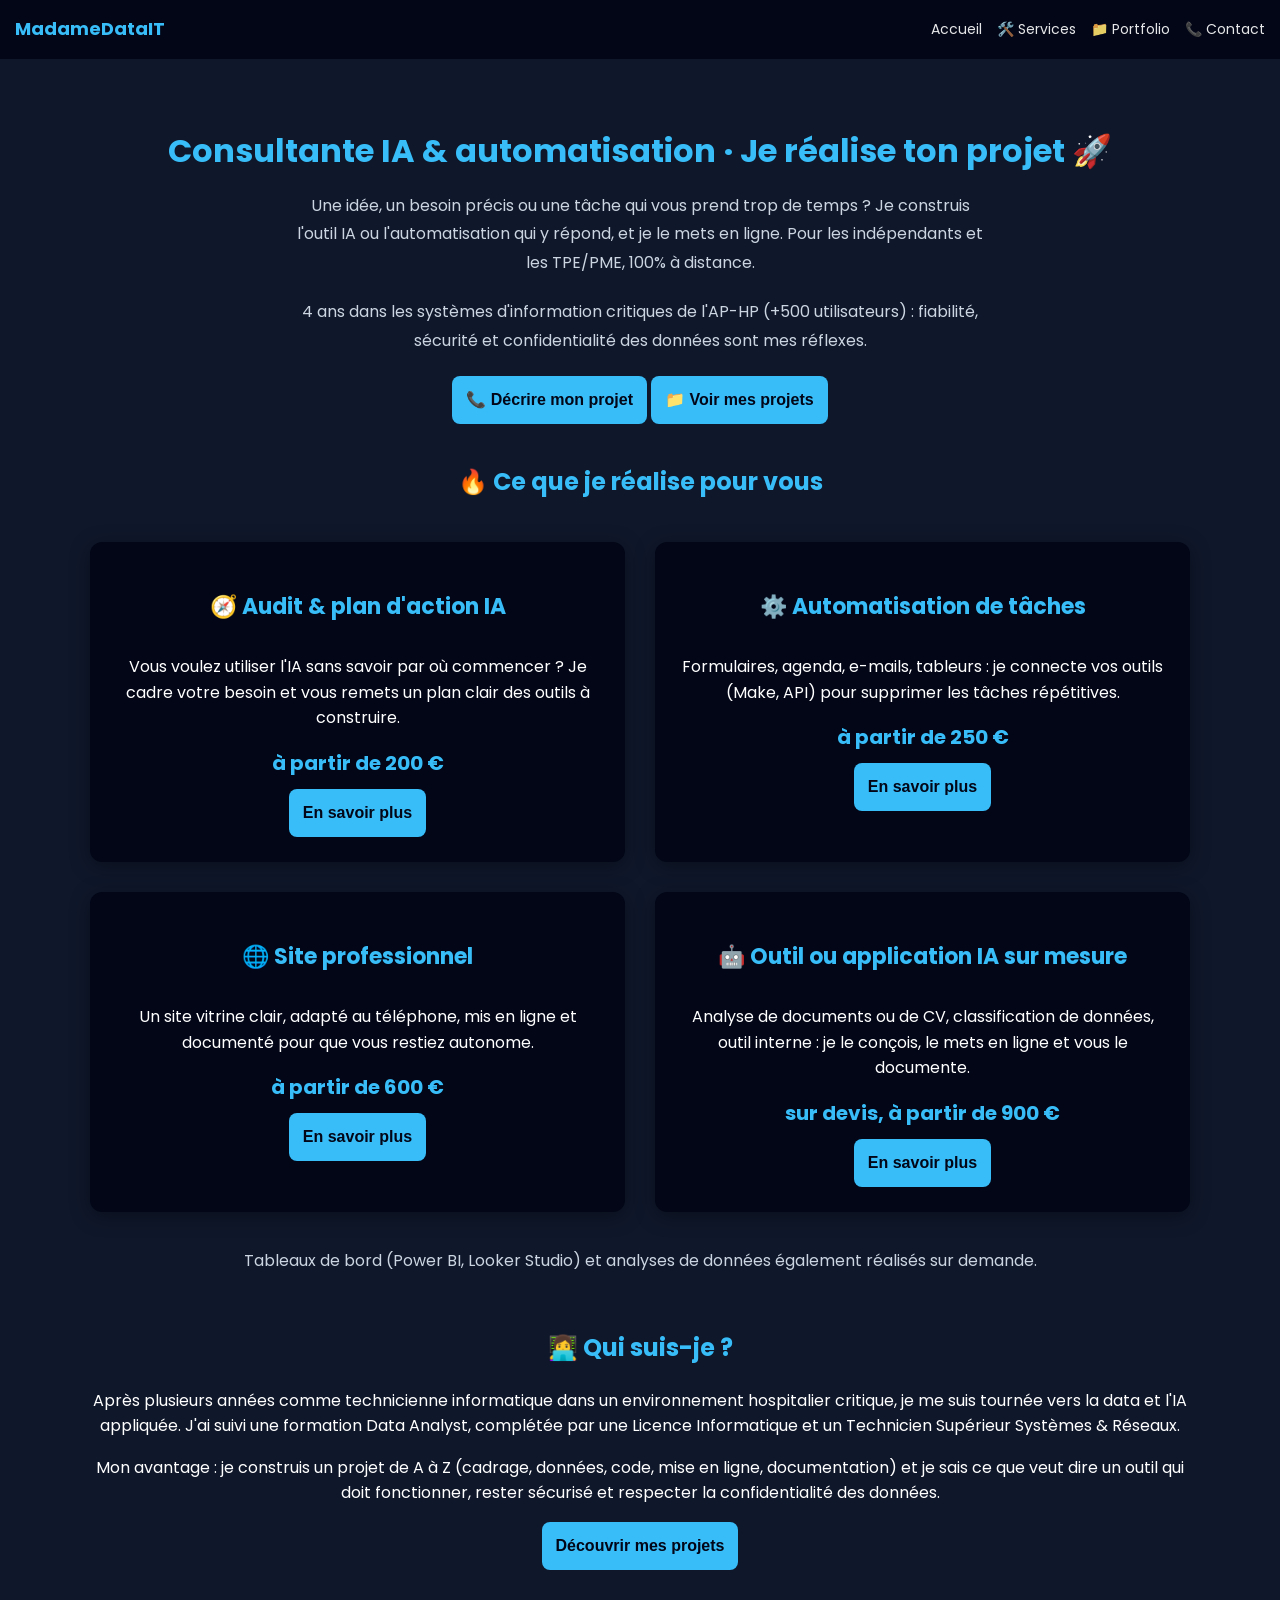
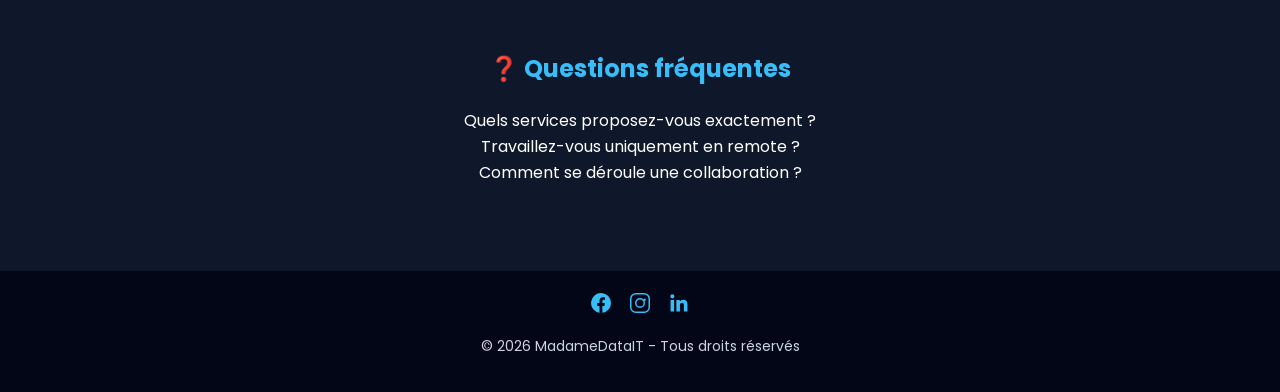
<file: index.html>
<!DOCTYPE html>
<html lang="fr">
<head>
<meta charset="UTF-8" />
<meta name="viewport" content="width=device-width, initial-scale=1" />
<meta name="theme-color" content="#020617" />
<title>MadameDataIT - Consultante IA & Automatisation Freelance</title>
<meta name="description" content="Consultante IA & automatisation freelance, 100% remote. Outils et applications IA sur mesure, automatisations Make, sites web professionnels pour indépendants et TPE/PME." />
<link rel="icon" href="favicon.ico" />
<link rel="canonical" href="https://madamedatait.com/" />
<link rel="stylesheet" href="style.css" />
<link rel="preload" href="./poppins-v24-latin/poppins-v24-latin-regular.woff2" as="font" type="font/woff2" crossorigin />
<link rel="preload" href="./poppins-v24-latin/poppins-v24-latin-700.woff2" as="font" type="font/woff2" crossorigin />

<!-- Open Graph -->
<meta property="og:title" content="MadameDataIT - Consultante IA & Automatisation Freelance" />
<meta property="og:description" content="Outils et applications IA sur mesure, automatisations Make, sites web professionnels. Freelance 100% remote pour indépendants et TPE/PME." />
<meta property="og:type" content="website" />
<meta property="og:url" content="https://madamedatait.com/" />
<meta property="og:image" content="https://madamedatait.com/og-image.jpg" />

<!-- Données structurées JSON-LD -->
<script type="application/ld+json">
{
  "@context": "https://schema.org",
  "@type": "ProfessionalService",
  "name": "MadameDataIT",
  "description": "Consultante IA & automatisation freelance : outils et applications IA sur mesure, automatisations Make, sites web professionnels pour indépendants et TPE/PME.",
  "url": "https://madamedatait.com",
  "areaServed": "France",
  "knowsAbout": ["Intelligence artificielle", "Automatisation Make", "Python", "Streamlit", "Développement web Flask", "SQL", "Machine learning"]
}
</script>

<!-- Google Analytics -->
<script async src="https://www.googletagmanager.com/gtag/js?id=G-DL3DERR55V"></script>
<script>
  window.dataLayer = window.dataLayer || [];
  function gtag(){dataLayer.push(arguments);}
  gtag('js', new Date());
  gtag('config', 'G-DL3DERR55V');
</script>
  <!-- Facebook Pixel Code -->
<script>
!function(f,b,e,v,n,t,s){if(f.fbq)return;n=f.fbq=function(){n.callMethod?
n.callMethod.apply(n,arguments):n.queue.push(arguments)};if(!f._fbq)f._fbq=n;
n.push=n;n.loaded=!0;n.version='2.0';n.queue=[];t=b.createElement(e);t.async=!0;
t.src=v;s=b.getElementsByTagName(e)[0];s.parentNode.insertBefore(t,s)}
(window,document,'script','https://connect.facebook.net/en_US/fbevents.js');
fbq('init', '1707260820425008');
fbq('track', 'PageView');
</script>
<noscript>
<img height="1" width="1" style="display:none"
src="https://www.facebook.com/tr?id=1707260820425008&ev=PageView&noscript=1"/>
</noscript>
<!-- End Facebook Pixel Code -->
</head>
<body>
<header>
  <h1>MadameDataIT</h1>
  <div class="menu-toggle" onclick="toggleMenu()" aria-label="Menu de navigation" role="button" tabindex="0">☰</div>
  <nav id="menu" role="navigation" aria-label="Menu principal">
    <a href="/">Accueil</a>
    <a href="/services">🛠️ Services</a>
    <a href="/portfolio">📁 Portfolio</a>
    <a href="/contact">📞 Contact</a>
  </nav>
</header>

<main>
  <section class="hero" aria-label="Présentation principale">
    <h1>Consultante IA & automatisation · Je réalise ton projet 🚀</h1>
    <p>
      Une idée, un besoin précis ou une tâche qui vous prend trop de temps ? Je construis l'outil IA ou
      l'automatisation qui y répond, et je le mets en ligne. Pour les indépendants et les TPE/PME,
      100% à distance.
    </p>
    <p>
      4 ans dans les systèmes d'information critiques de l'AP-HP (+500 utilisateurs) : fiabilité,
      sécurité et confidentialité des données sont mes réflexes.
    </p>
    <button class="btn" onclick="location.href='/contact'">📞 Décrire mon projet</button>
    <button class="btn" onclick="location.href='/portfolio'">📁 Voir mes projets</button>
  </section>

  <section class="section" aria-label="Services disponibles">
    <h2 class="section-title">🔥 Ce que je réalise pour vous</h2>
    <div class="contact-section">
      <div class="contact-card" tabindex="0">
        <h3>🧭 Audit & plan d'action IA</h3>
        <p>Vous voulez utiliser l'IA sans savoir par où commencer ? Je cadre votre besoin et vous remets un plan clair des outils à construire.</p>
        <p class="price">à partir de 200 €</p>
        <button class="btn" onclick="location.href='/services'">En savoir plus</button>
      </div>
      <div class="contact-card" tabindex="0">
        <h3>⚙️ Automatisation de tâches</h3>
        <p>Formulaires, agenda, e-mails, tableurs : je connecte vos outils (Make, API) pour supprimer les tâches répétitives.</p>
        <p class="price">à partir de 250 €</p>
        <button class="btn" onclick="location.href='/services'">En savoir plus</button>
      </div>
      <div class="contact-card" tabindex="0">
        <h3>🌐 Site professionnel</h3>
        <p>Un site vitrine clair, adapté au téléphone, mis en ligne et documenté pour que vous restiez autonome.</p>
        <p class="price">à partir de 600 €</p>
        <button class="btn" onclick="location.href='/sites'">En savoir plus</button>
      </div>
      <div class="contact-card" tabindex="0">
        <h3>🤖 Outil ou application IA sur mesure</h3>
        <p>Analyse de documents ou de CV, classification de données, outil interne : je le conçois, le mets en ligne et vous le documente.</p>
        <p class="price">sur devis, à partir de 900 €</p>
        <button class="btn" onclick="location.href='/services'">En savoir plus</button>
      </div>
    </div>
    <p style="text-align:center;color:#cbd5e1;">Tableaux de bord (Power BI, Looker Studio) et analyses de données également réalisés sur demande.</p>
  </section>

  <section class="section centered-section" aria-label="À propos">
    <h2 class="section-title">👩‍💻 Qui suis-je ?</h2>
    <p>
      Après plusieurs années comme technicienne informatique dans un environnement hospitalier critique,
      je me suis tournée vers la data et l'IA appliquée. J'ai suivi une formation Data Analyst, complétée
      par une Licence Informatique et un Technicien Supérieur Systèmes & Réseaux.
    </p>
    <p>
      Mon avantage : je construis un projet de A à Z (cadrage, données, code, mise en ligne, documentation)
      et je sais ce que veut dire un outil qui doit fonctionner, rester sécurisé et respecter la confidentialité
      des données.
    </p>
    <button class="btn" onclick="location.href='/portfolio'">Découvrir mes projets</button>
  </section>

  <section class="section centered-section" aria-label="Foire aux questions">
    <h2 class="section-title">❓ Questions fréquentes</h2>
    <dl>
      <dt tabindex="0" aria-expanded="false" aria-controls="faq1" id="q1">Quels services proposez-vous exactement ?</dt>
      <dd id="faq1" hidden>Je réalise des projets sur mesure : audit et plan d'action IA, automatisation de tâches (Make, API), outils et applications IA (Python, Streamlit, Flask) et sites professionnels. Je peux aussi réaliser des analyses de données et des tableaux de bord quand le projet en a besoin.</dd>

      <dt tabindex="0" aria-expanded="false" aria-controls="faq2" id="q2">Travaillez-vous uniquement en remote ?</dt>
      <dd id="faq2" hidden>Oui, je travaille 100% à distance, ce qui me permet de collaborer avec des clients partout en France (et au-delà).</dd>

      <dt tabindex="0" aria-expanded="false" aria-controls="faq3" id="q3">Comment se déroule une collaboration ?</dt>
      <dd id="faq3" hidden>On échange d'abord sur votre besoin via le formulaire de contact ou LinkedIn, puis je vous propose un cadrage simple (objectif, livrables, délai, prix) avant de démarrer. Le code et la documentation vous sont remis pour que vous restiez autonome.</dd>
    </dl>
  </section>
</main>

<footer>
  <div class="social-buttons" aria-label="Liens vers réseaux sociaux">
    <a href="https://www.facebook.com/madamedatait" target="_blank" rel="noopener" aria-label="Facebook" title="Facebook">
      <svg xmlns="http://www.w3.org/2000/svg" width="24" height="24" fill="#38bdf8" viewBox="0 0 24 24" aria-hidden="true">
        <path d="M22 12a10 10 0 1 0-11.5 9.87v-6.99h-2.3v-2.88h2.3v-2.2c0-2.28 1.36-3.54 3.44-3.54.99 0 2.02.18 2.02.18v2.22h-1.14c-1.12 0-1.47.7-1.47 1.42v1.92h2.5l-.4 2.88h-2.1v6.99A10 10 0 0 0 22 12z"/>
      </svg>
    </a>
    <a href="https://www.instagram.com/madamedatait" target="_blank" rel="noopener" aria-label="Instagram" title="Instagram">
      <svg xmlns="http://www.w3.org/2000/svg" width="24" height="24" fill="#38bdf8" viewBox="0 0 24 24" aria-hidden="true">
        <path d="M7.75 2h8.5A5.75 5.75 0 0 1 22 7.75v8.5A5.75 5.75 0 0 1 16.25 22h-8.5A5.75 5.75 0 0 1 2 16.25v-8.5A5.75 5.75 0 0 1 7.75 2zm0 1.5A4.25 4.25 0 0 0 3.5 7.75v8.5A4.25 4.25 0 0 0 7.75 20.5h8.5a4.25 4.25 0 0 0 4.25-4.25v-8.5A4.25 4.25 0 0 0 16.25 3.5h-8.5zM12 7a5 5 0 1 1 0 10 5 5 0 0 1 0-10zm0 1.5a3.5 3.5 0 1 0 0 7 3.5 3.5 0 0 0 0-7zm4.75-.88a1.12 1.12 0 1 1 0 2.25 1.12 1.12 0 0 1 0-2.25z"/>
      </svg>
    </a>
    <a href="https://www.linkedin.com/in/lavinia-bulgarean-haiduc" target="_blank" rel="noopener" aria-label="LinkedIn" title="LinkedIn">
      <svg xmlns="http://www.w3.org/2000/svg" width="24" height="24" fill="#38bdf8" viewBox="0 0 24 24" aria-hidden="true">
        <path d="M20.45 20.45h-3.55v-5.57c0-1.33-.02-3.03-1.85-3.03-1.85 0-2.13 1.45-2.13 2.94v5.66H9.37V9h3.41v1.56h.05c.48-.9 1.64-1.85 3.38-1.85 3.6 0 4.27 2.37 4.27 5.46v6.28zM5.34 7.43a2.06 2.06 0 1 1 0-4.12 2.06 2.06 0 0 1 0 4.12zM7.12 20.45H3.56V9h3.56v11.45z"/>
      </svg>
    </a>
  </div>
  <p>© 2026 MadameDataIT - Tous droits réservés</p>
</footer>

<script>
  // Menu toggle for mobile
  function toggleMenu() {
    document.getElementById('menu').classList.toggle('active');
  }
  document.querySelector('.menu-toggle').addEventListener('keydown', function (e) {
    if(e.key === 'Enter' || e.key === ' ') {
      e.preventDefault();
      toggleMenu();
    }
  });

  // FAQ toggle behavior
  document.querySelectorAll('dt').forEach(dt => {
    dt.addEventListener('click', () => {
      const expanded = dt.getAttribute('aria-expanded') === 'true';
      dt.setAttribute('aria-expanded', String(!expanded));
      const dd = document.getElementById(dt.getAttribute('aria-controls'));
      if(dd) {
        if(expanded) {
          dd.hidden = true;
        } else {
          dd.hidden = false;
        }
      }
    });
    dt.addEventListener('keydown', (e) => {
      if(e.key === 'Enter' || e.key === ' ') {
        e.preventDefault();
        dt.click();
      }
    });
  });
</script>
</body>
</html>
</file>
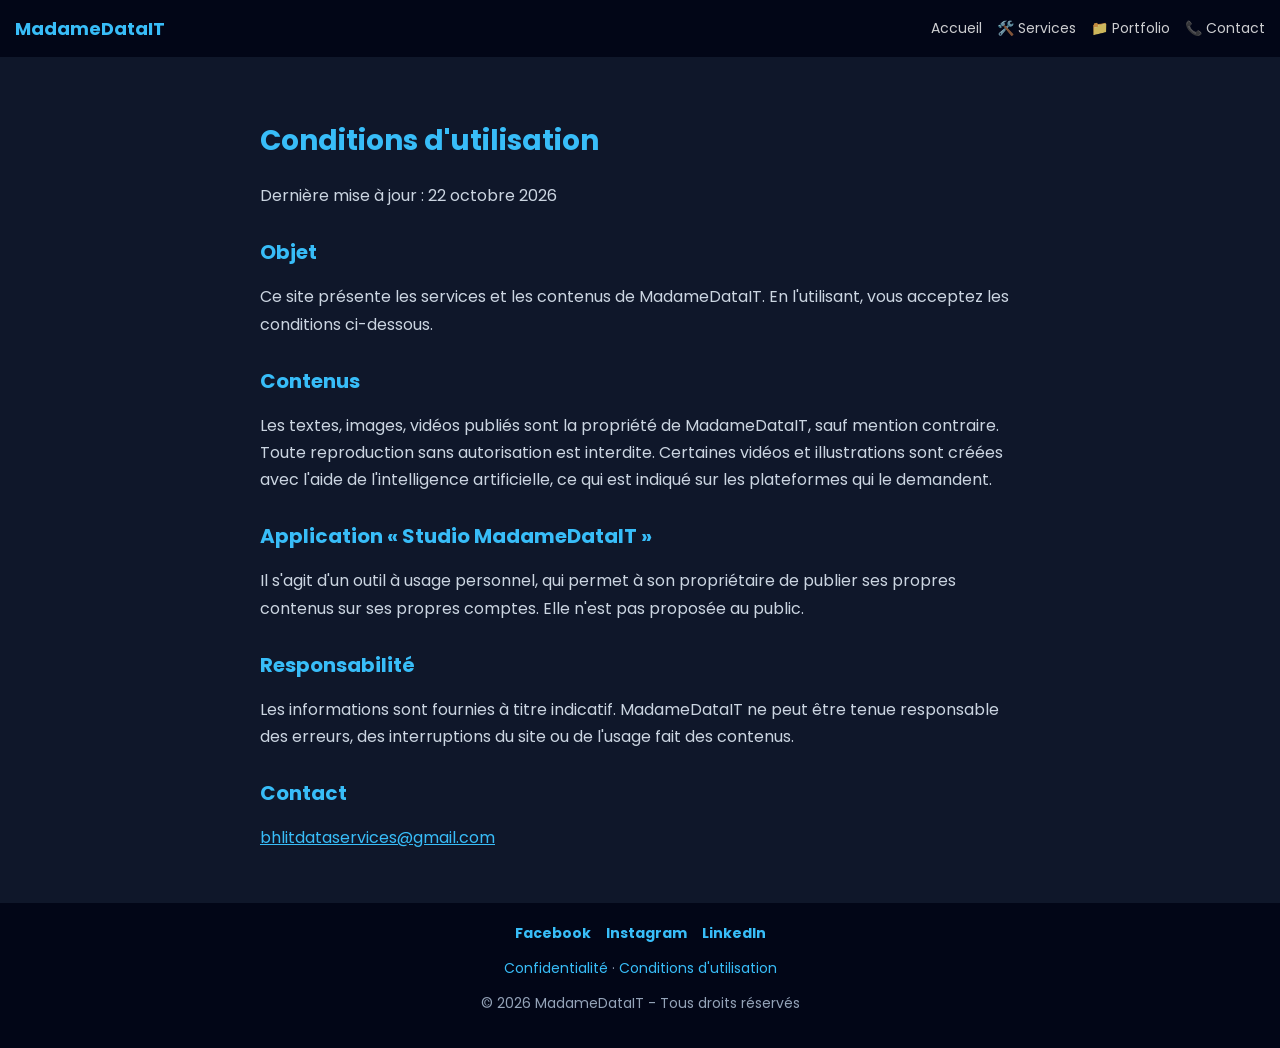
<file: conditions.html>
<!DOCTYPE html>
<html lang="fr">
<head>
  <meta charset="UTF-8" />
  <meta name="viewport" content="width=device-width, initial-scale=1.0" />
  <title>Conditions d'utilisation | MadameDataIT</title>
  <meta name="description" content="Conditions d'utilisation de MadameDataIT." />
  <link href="https://fonts.googleapis.com/css2?family=Poppins:wght@300;500;700&display=swap" rel="stylesheet" />
  <link rel="icon" href="favicon.ico" />
  <link rel="canonical" href="https://madamedatait.com/conditions" />
  <style>
    body {
      margin: 0;
      font-family: 'Poppins', sans-serif;
      background: #0f172a;
      color: white;
      display: flex;
      flex-direction: column;
      min-height: 100vh;
    }
    header {
      display: flex;
      justify-content: space-between;
      align-items: center;
      padding: 15px;
      background: #020617;
      position: sticky;
      top: 0;
    }
    header h1 {
      margin: 0;
      color: #38bdf8;
      font-size: 18px;
    }
    nav {
      display: flex;
      gap: 15px;
    }
    nav a {
      color: white;
      text-decoration: none;
      font-size: 14px;
      opacity: 0.8;
      transition: color 0.3s ease, opacity 0.3s ease;
    }
    nav a:hover {
      color: #38bdf8;
    }
    main {
      flex: 1;
      display: flex;
      flex-direction: column;
      align-items: center;
      padding: 40px 20px;
    }
    main h2 {
      font-size: 28px;
      color: #38bdf8;
      margin-bottom: 20px;
    }
    main p {
      font-size: 18px;
      color: #94a3b8;
      max-width: 600px;
      margin-bottom: 30px;
    }
    main a.btn {
      background: #38bdf8;
      color: white;
      padding: 14px 30px;
      border-radius: 8px;
      font-weight: bold;
      text-decoration: none;
      transition: background 0.3s ease, transform 0.3s ease;
    }
    main a.btn:hover {
      background: #0ea5e9;
      transform: translateY(-2px);
    }
    footer {
      text-align: center;
      padding: 20px;
      background: #020617;
      color: #94a3b8;
      font-size: 14px;
    }
    .social-buttons {
      display: flex;
      justify-content: center;
      gap: 15px;
      margin-bottom: 10px;
    }
    .social-buttons a {
      color: #38bdf8;
      transition: color 0.3s ease;
      text-decoration: none;
      font-weight: bold;
      font-size: 14px;
    }
    .social-buttons a:hover {
      color: #0ea5e9;
    }
    @media (max-width: 700px) {
      nav {
        display: none;
      }
    }
  
    .doc { max-width: 760px; width: 100%; text-align: left; }
    .doc h2 { text-align: left; }
    .doc h3 { color: #38bdf8; margin: 28px 0 8px; font-size: 20px; }
    .doc p, .doc li { font-size: 16px; color: #cbd5e1; line-height: 1.7; max-width: none; margin-bottom: 12px; }
    .doc a { color: #38bdf8; }
  </style>
</head>
<body>
  <header>
    <h1>MadameDataIT</h1>
    <nav>
      <a href="/">Accueil</a>
      <a href="/services">🛠️ Services</a>
      <a href="/portfolio">📁 Portfolio</a>
      <a href="/contact">📞 Contact</a>
    </nav>
  </header>
  <main>
    <div class="doc">
      <h2>Conditions d'utilisation</h2>
      <p>Dernière mise à jour : 22 octobre 2026</p>

      <h3>Objet</h3>
      <p>Ce site présente les services et les contenus de MadameDataIT. En l'utilisant, vous acceptez les conditions ci-dessous.</p>

      <h3>Contenus</h3>
      <p>Les textes, images, vidéos publiés sont la propriété de MadameDataIT, sauf mention contraire. Toute reproduction sans autorisation est interdite. Certaines vidéos et illustrations sont créées avec l'aide de l'intelligence artificielle, ce qui est indiqué sur les plateformes qui le demandent.</p>

      <h3>Application « Studio MadameDataIT »</h3>
      <p>Il s'agit d'un outil à usage personnel, qui permet à son propriétaire de publier ses propres contenus sur ses propres comptes. Elle n'est pas proposée au public.</p>

      <h3>Responsabilité</h3>
      <p>Les informations sont fournies à titre indicatif. MadameDataIT ne peut être tenue responsable des erreurs, des interruptions du site ou de l'usage fait des contenus.</p>

      <h3>Contact</h3>
      <p><a href="mailto:bhlitdataservices@gmail.com">bhlitdataservices@gmail.com</a></p>

    </div>
  </main>
  <footer>
    <div class="social-buttons">
      <a href="https://www.facebook.com/madamedatait" target="_blank" rel="noopener">Facebook</a>
      <a href="https://www.instagram.com/madamedatait" target="_blank" rel="noopener">Instagram</a>
      <a href="https://www.linkedin.com/in/lavinia-bulgarean-haiduc" target="_blank" rel="noopener">LinkedIn</a>
    </div>
  <p><a href="/confidentialite" style="color:#38bdf8;text-decoration:none;">Confidentialité</a> · <a href="/conditions" style="color:#38bdf8;text-decoration:none;">Conditions d'utilisation</a></p>
  <p>© 2026 MadameDataIT - Tous droits réservés</p>
  </footer>
</body>
</html>
</file>
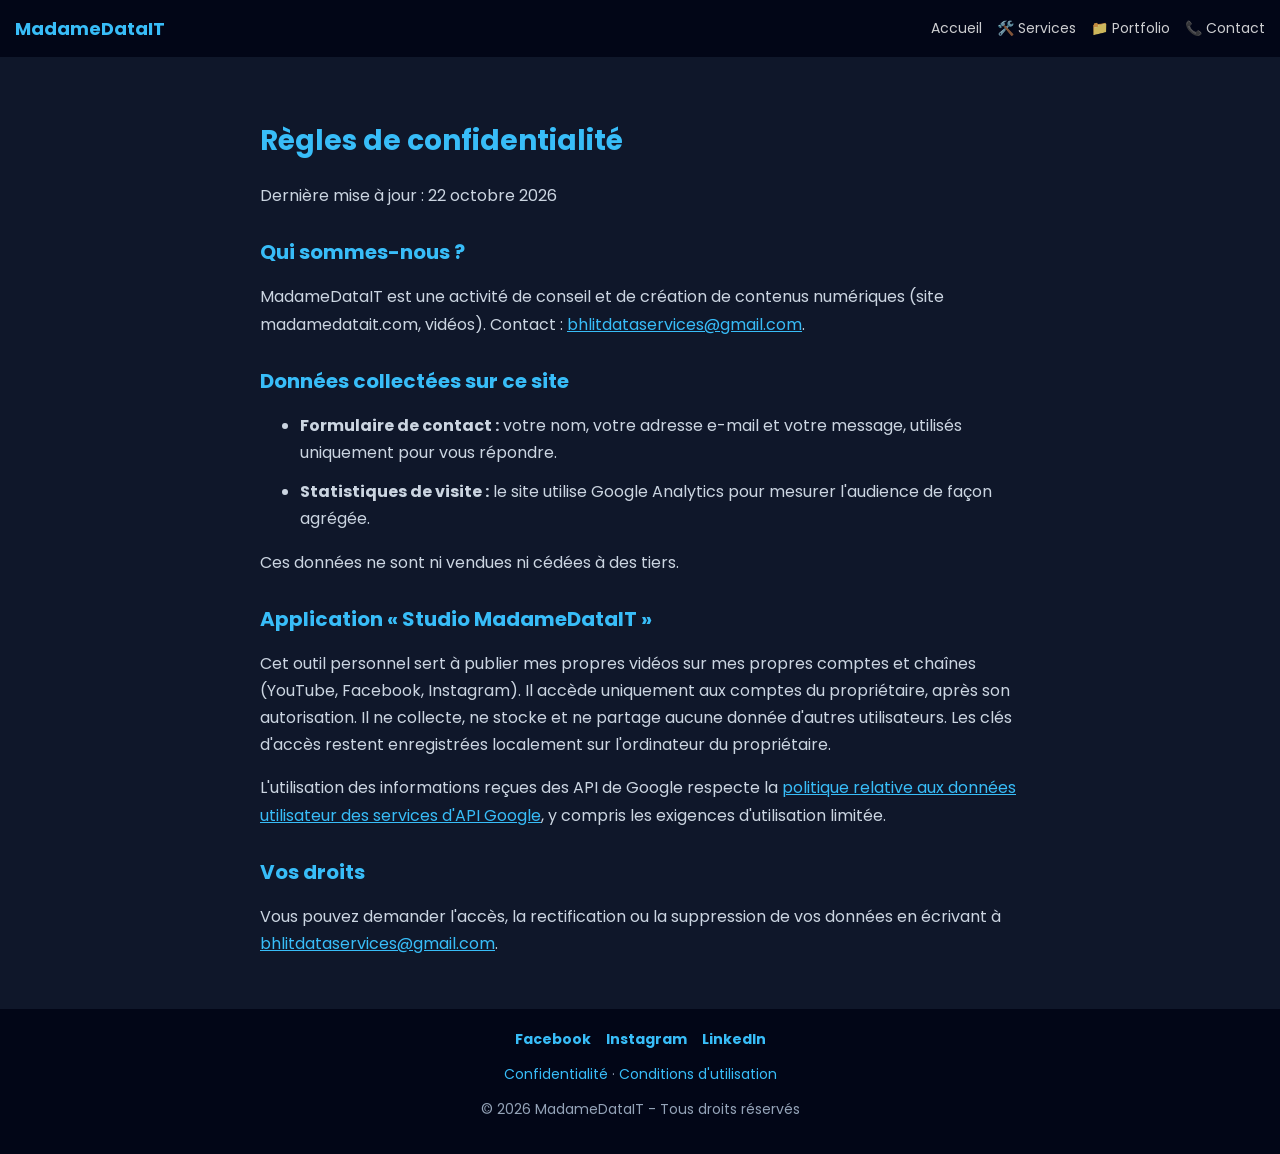
<file: confidentialite.html>
<!DOCTYPE html>
<html lang="fr">
<head>
  <meta charset="UTF-8" />
  <meta name="viewport" content="width=device-width, initial-scale=1.0" />
  <title>Règles de confidentialité | MadameDataIT</title>
  <meta name="description" content="Règles de confidentialité de MadameDataIT." />
  <link href="https://fonts.googleapis.com/css2?family=Poppins:wght@300;500;700&display=swap" rel="stylesheet" />
  <link rel="icon" href="favicon.ico" />
  <link rel="canonical" href="https://madamedatait.com/confidentialite" />
  <style>
    body {
      margin: 0;
      font-family: 'Poppins', sans-serif;
      background: #0f172a;
      color: white;
      display: flex;
      flex-direction: column;
      min-height: 100vh;
    }
    header {
      display: flex;
      justify-content: space-between;
      align-items: center;
      padding: 15px;
      background: #020617;
      position: sticky;
      top: 0;
    }
    header h1 {
      margin: 0;
      color: #38bdf8;
      font-size: 18px;
    }
    nav {
      display: flex;
      gap: 15px;
    }
    nav a {
      color: white;
      text-decoration: none;
      font-size: 14px;
      opacity: 0.8;
      transition: color 0.3s ease, opacity 0.3s ease;
    }
    nav a:hover {
      color: #38bdf8;
    }
    main {
      flex: 1;
      display: flex;
      flex-direction: column;
      align-items: center;
      padding: 40px 20px;
    }
    main h2 {
      font-size: 28px;
      color: #38bdf8;
      margin-bottom: 20px;
    }
    main p {
      font-size: 18px;
      color: #94a3b8;
      max-width: 600px;
      margin-bottom: 30px;
    }
    main a.btn {
      background: #38bdf8;
      color: white;
      padding: 14px 30px;
      border-radius: 8px;
      font-weight: bold;
      text-decoration: none;
      transition: background 0.3s ease, transform 0.3s ease;
    }
    main a.btn:hover {
      background: #0ea5e9;
      transform: translateY(-2px);
    }
    footer {
      text-align: center;
      padding: 20px;
      background: #020617;
      color: #94a3b8;
      font-size: 14px;
    }
    .social-buttons {
      display: flex;
      justify-content: center;
      gap: 15px;
      margin-bottom: 10px;
    }
    .social-buttons a {
      color: #38bdf8;
      transition: color 0.3s ease;
      text-decoration: none;
      font-weight: bold;
      font-size: 14px;
    }
    .social-buttons a:hover {
      color: #0ea5e9;
    }
    @media (max-width: 700px) {
      nav {
        display: none;
      }
    }
  
    .doc { max-width: 760px; width: 100%; text-align: left; }
    .doc h2 { text-align: left; }
    .doc h3 { color: #38bdf8; margin: 28px 0 8px; font-size: 20px; }
    .doc p, .doc li { font-size: 16px; color: #cbd5e1; line-height: 1.7; max-width: none; margin-bottom: 12px; }
    .doc a { color: #38bdf8; }
  </style>
</head>
<body>
  <header>
    <h1>MadameDataIT</h1>
    <nav>
      <a href="/">Accueil</a>
      <a href="/services">🛠️ Services</a>
      <a href="/portfolio">📁 Portfolio</a>
      <a href="/contact">📞 Contact</a>
    </nav>
  </header>
  <main>
    <div class="doc">
      <h2>Règles de confidentialité</h2>
      <p>Dernière mise à jour : 22 octobre 2026</p>

      <h3>Qui sommes-nous ?</h3>
      <p>MadameDataIT est une activité de conseil et de création de contenus numériques (site madamedatait.com, vidéos). Contact : <a href="mailto:bhlitdataservices@gmail.com">bhlitdataservices@gmail.com</a>.</p>

      <h3>Données collectées sur ce site</h3>
      <ul>
        <li><strong>Formulaire de contact :</strong> votre nom, votre adresse e-mail et votre message, utilisés uniquement pour vous répondre.</li>
        <li><strong>Statistiques de visite :</strong> le site utilise Google Analytics pour mesurer l'audience de façon agrégée.</li>
      </ul>
      <p>Ces données ne sont ni vendues ni cédées à des tiers.</p>

      <h3>Application « Studio MadameDataIT »</h3>
      <p>Cet outil personnel sert à publier mes propres vidéos sur mes propres comptes et chaînes (YouTube, Facebook, Instagram). Il accède uniquement aux comptes du propriétaire, après son autorisation. Il ne collecte, ne stocke et ne partage aucune donnée d'autres utilisateurs. Les clés d'accès restent enregistrées localement sur l'ordinateur du propriétaire.</p>
      <p>L'utilisation des informations reçues des API de Google respecte la <a href="https://developers.google.com/terms/api-services-user-data-policy" target="_blank" rel="noopener">politique relative aux données utilisateur des services d'API Google</a>, y compris les exigences d'utilisation limitée.</p>

      <h3>Vos droits</h3>
      <p>Vous pouvez demander l'accès, la rectification ou la suppression de vos données en écrivant à <a href="mailto:bhlitdataservices@gmail.com">bhlitdataservices@gmail.com</a>.</p>

    </div>
  </main>
  <footer>
    <div class="social-buttons">
      <a href="https://www.facebook.com/madamedatait" target="_blank" rel="noopener">Facebook</a>
      <a href="https://www.instagram.com/madamedatait" target="_blank" rel="noopener">Instagram</a>
      <a href="https://www.linkedin.com/in/lavinia-bulgarean-haiduc" target="_blank" rel="noopener">LinkedIn</a>
    </div>
  <p><a href="/confidentialite" style="color:#38bdf8;text-decoration:none;">Confidentialité</a> · <a href="/conditions" style="color:#38bdf8;text-decoration:none;">Conditions d'utilisation</a></p>
  <p>© 2026 MadameDataIT - Tous droits réservés</p>
  </footer>
</body>
</html>
</file>
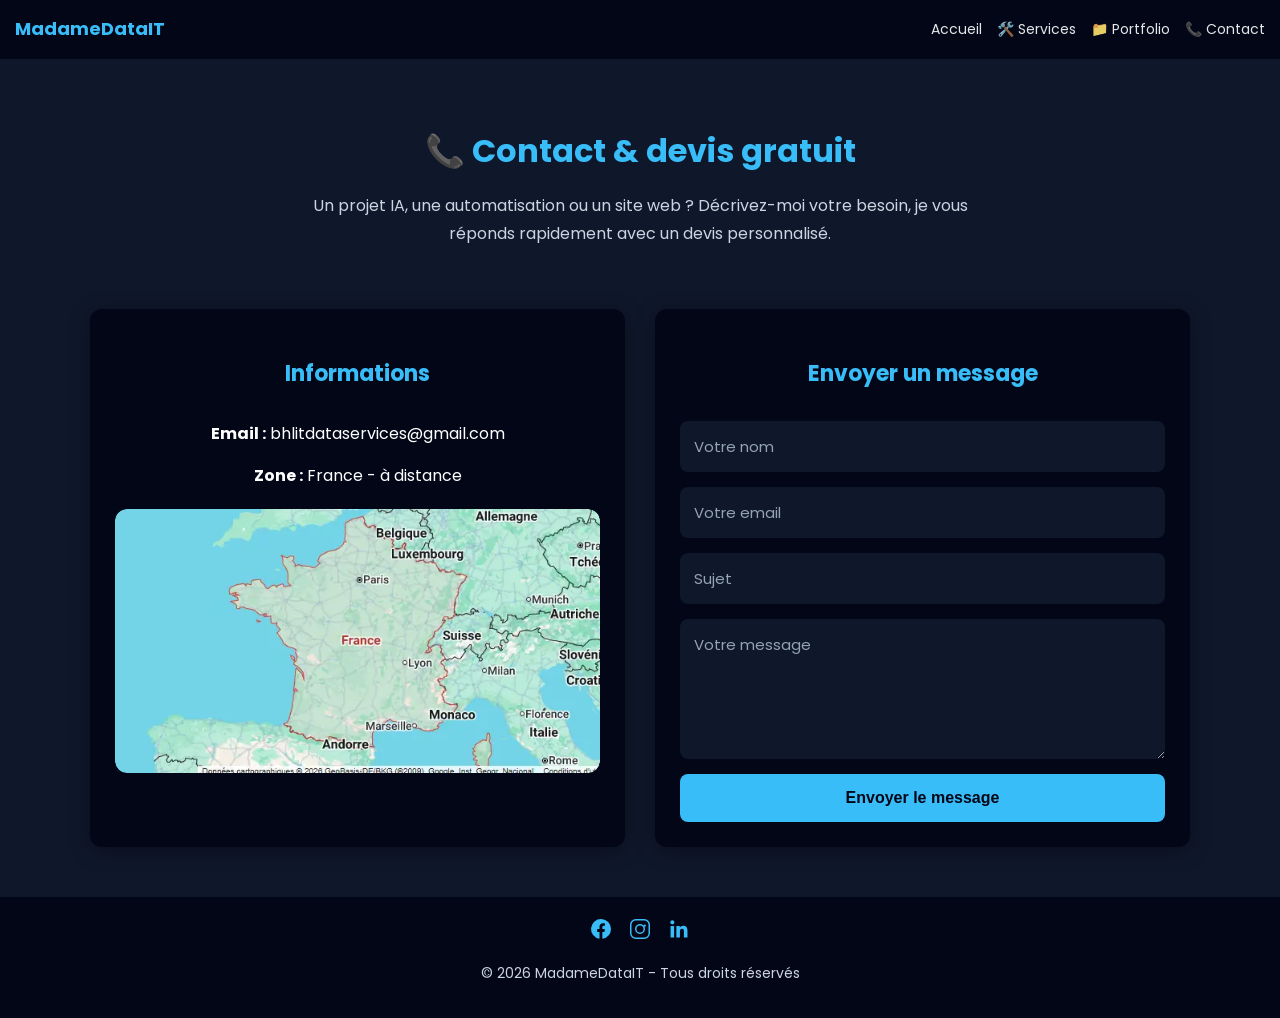
<file: contact.html>
<!DOCTYPE html>
<html lang="fr">
<head>
<meta charset="UTF-8">
<meta name="viewport" content="width=device-width, initial-scale=1.0">
<meta name="theme-color" content="#020617">
<title>Contact | MadameDataIT - IA, Automatisation & Web</title>
<meta name="description" content="Contactez MadameDataIT pour vos projets IA, automatisation ou création de site web. Devis gratuit, réponse rapide, 100% remote.">
<link rel="canonical" href="https://madamedatait.com/contact">
<link rel="icon" href="favicon.ico">

<!-- CSS PRINCIPAL -->
<link rel="preload" href="style.css" as="style">
<link rel="stylesheet" href="style.css">

<!-- POLICES -->
<link
  rel="preload"
  href="./poppins-v24-latin/poppins-v24-latin-regular.woff2"
  as="font"
  type="font/woff2"
  crossorigin
>
<link
  rel="preload"
  href="./poppins-v24-latin/poppins-v24-latin-700.woff2"
  as="font"
  type="font/woff2"
  crossorigin
>

<!-- IMAGE LCP -->
<link
  rel="preload"
  as="image"
  href="./images/map.webp"
  fetchpriority="high"
>

<!-- OPEN GRAPH -->
<meta property="og:title" content="Contact | MadameDataIT - IA, Automatisation & Web">
<meta property="og:description" content="Un projet data, automatisation ou site web ? Décrivez votre besoin, je vous réponds rapidement avec un devis personnalisé.">
<meta property="og:type" content="website">
<meta property="og:url" content="https://madamedatait.com/contact">
<meta property="og:image" content="https://madamedatait.com/og-image.jpg">

<!-- STRUCTURED DATA -->
<script type="application/ld+json">
{
  "@context":"https://schema.org",
  "@type":"ProfessionalService",
  "name":"MadameDataIT",
  "url":"https://madamedatait.com",
  "image":"https://madamedatait.com/og-image.jpg",
  "description":"Consultante IA & automatisation freelance : outils et applications IA sur mesure, automatisations, création de sites web.",
  "areaServed":"France",
  "email":"bhlitdataservices@gmail.com"
}
</script>

<!-- Google tag (gtag.js) -->
<script async src="https://www.googletagmanager.com/gtag/js?id=G-DL3DERR55V"></script>
<script>
  window.dataLayer = window.dataLayer || [];
  function gtag(){dataLayer.push(arguments);}
  gtag('js', new Date());
  gtag('config', 'G-DL3DERR55V');
</script>
  <!-- Facebook Pixel Code -->
<script>
!function(f,b,e,v,n,t,s){if(f.fbq)return;n=f.fbq=function(){n.callMethod?
n.callMethod.apply(n,arguments):n.queue.push(arguments)};if(!f._fbq)f._fbq=n;
n.push=n;n.loaded=!0;n.version='2.0';n.queue=[];t=b.createElement(e);t.async=!0;
t.src=v;s=b.getElementsByTagName(e)[0];s.parentNode.insertBefore(t,s)}
(window,document,'script','https://connect.facebook.net/en_US/fbevents.js');
fbq('init', '1707260820425008');
fbq('track', 'PageView');
</script>
<noscript>
<img height="1" width="1" style="display:none"
src="https://www.facebook.com/tr?id=1707260820425008&ev=PageView&noscript=1"/>
</noscript>
<!-- End Facebook Pixel Code -->
</head>
<body>
<header>
  <h1>MadameDataIT</h1>
  <div class="menu-toggle" onclick="toggleMenu()" aria-label="Menu de navigation" role="button" tabindex="0">☰</div>
  <nav id="menu">
    <a href="/">Accueil</a>
    <a href="/services">🛠️ Services</a>
    <a href="/portfolio">📁 Portfolio</a>
    <a href="/contact">📞 Contact</a>
  </nav>
</header>

<main>
  <section class="hero">
    <h2>📞 Contact & devis gratuit</h2>
    <p>
      Un projet IA, une automatisation ou un site web ? Décrivez-moi votre besoin, je vous réponds
      rapidement avec un devis personnalisé.
    </p>
  </section>

  <section class="contact-section">
    <div class="contact-card">
      <h3>Informations</h3>
      <p><strong>Email :</strong> bhlitdataservices@gmail.com</p>
      <p><strong>Zone :</strong> France - à distance</p>
      <div class="map-container">
        <img
          src="./images/map.webp"
          alt="Carte de localisation"
          width="600"
          height="400"
          decoding="async"
          fetchpriority="high">
      </div>
    </div>

    <div class="contact-card">
      <h3>Envoyer un message</h3>
      <form action="https://formsubmit.co/297e0367bc1b0ec1c1fce53de8c9df88" method="POST">

  <!-- Protection anti-spam -->
  <input type="text" name="_gotcha" class="honeypot" tabindex="-1" autocomplete="off">

  <input type="hidden" name="_captcha" value="true">
  <input type="hidden" name="_subject" value="Nouveau message MadameDataIT">
  <input type="hidden" name="_next" value="https://madamedatait.com/merci">

  <input type="text" name="nom" placeholder="Votre nom" required>

  <input type="email" name="email" placeholder="Votre email" required>

  <input type="text" name="sujet" placeholder="Sujet" required>

  <textarea name="message" placeholder="Votre message" required></textarea>

  <button type="submit" class="btn">
    Envoyer le message
  </button>

</form>
    </div>
  </section>
</main>

<footer>
  <div class="social-buttons" aria-label="Liens vers réseaux sociaux">
    <a href="https://www.facebook.com/madamedatait" target="_blank" rel="noopener" aria-label="Facebook" title="Facebook">
      <svg xmlns="http://www.w3.org/2000/svg" width="24" height="24" fill="#38bdf8" viewBox="0 0 24 24" aria-hidden="true">
        <path d="M22 12a10 10 0 1 0-11.5 9.87v-6.99h-2.3v-2.88h2.3v-2.2c0-2.28 1.36-3.54 3.44-3.54.99 0 2.02.18 2.02.18v2.22h-1.14c-1.12 0-1.47.7-1.47 1.42v1.92h2.5l-.4 2.88h-2.1v6.99A10 10 0 0 0 22 12z"/>
      </svg>
    </a>
    <a href="https://www.instagram.com/madamedatait" target="_blank" rel="noopener" aria-label="Instagram" title="Instagram">
      <svg xmlns="http://www.w3.org/2000/svg" width="24" height="24" fill="#38bdf8" viewBox="0 0 24 24" aria-hidden="true">
        <path d="M7.75 2h8.5A5.75 5.75 0 0 1 22 7.75v8.5A5.75 5.75 0 0 1 16.25 22h-8.5A5.75 5.75 0 0 1 2 16.25v-8.5A5.75 5.75 0 0 1 7.75 2zm0 1.5A4.25 4.25 0 0 0 3.5 7.75v8.5A4.25 4.25 0 0 0 7.75 20.5h8.5a4.25 4.25 0 0 0 4.25-4.25v-8.5A4.25 4.25 0 0 0 16.25 3.5h-8.5zM12 7a5 5 0 1 1 0 10 5 5 0 0 1 0-10zm0 1.5a3.5 3.5 0 1 0 0 7 3.5 3.5 0 0 0 0-7zm4.75-.88a1.12 1.12 0 1 1 0 2.25 1.12 1.12 0 0 1 0-2.25z"/>
      </svg>
    </a>
    <a href="https://www.linkedin.com/in/lavinia-bulgarean-haiduc" target="_blank" rel="noopener" aria-label="LinkedIn" title="LinkedIn">
      <svg xmlns="http://www.w3.org/2000/svg" width="24" height="24" fill="#38bdf8" viewBox="0 0 24 24" aria-hidden="true">
        <path d="M20.45 20.45h-3.55v-5.57c0-1.33-.02-3.03-1.85-3.03-1.85 0-2.13 1.45-2.13 2.94v5.66H9.37V9h3.41v1.56h.05c.48-.9 1.64-1.85 3.38-1.85 3.6 0 4.27 2.37 4.27 5.46v6.28zM5.34 7.43a2.06 2.06 0 1 1 0-4.12 2.06 2.06 0 0 1 0 4.12zM7.12 20.45H3.56V9h3.56v11.45z"/>
      </svg>
    </a>
  </div>
  <p>© 2026 MadameDataIT - Tous droits réservés</p>
</footer>

<script>
  function toggleMenu() {
    document.getElementById('menu').classList.toggle('active');
  }
  document.querySelector('.menu-toggle').addEventListener('keydown', function (e) {
    if (e.key === 'Enter' || e.key === ' ') {
      e.preventDefault();
      toggleMenu();
    }
  });
</script>
</body>
</html>
</file>
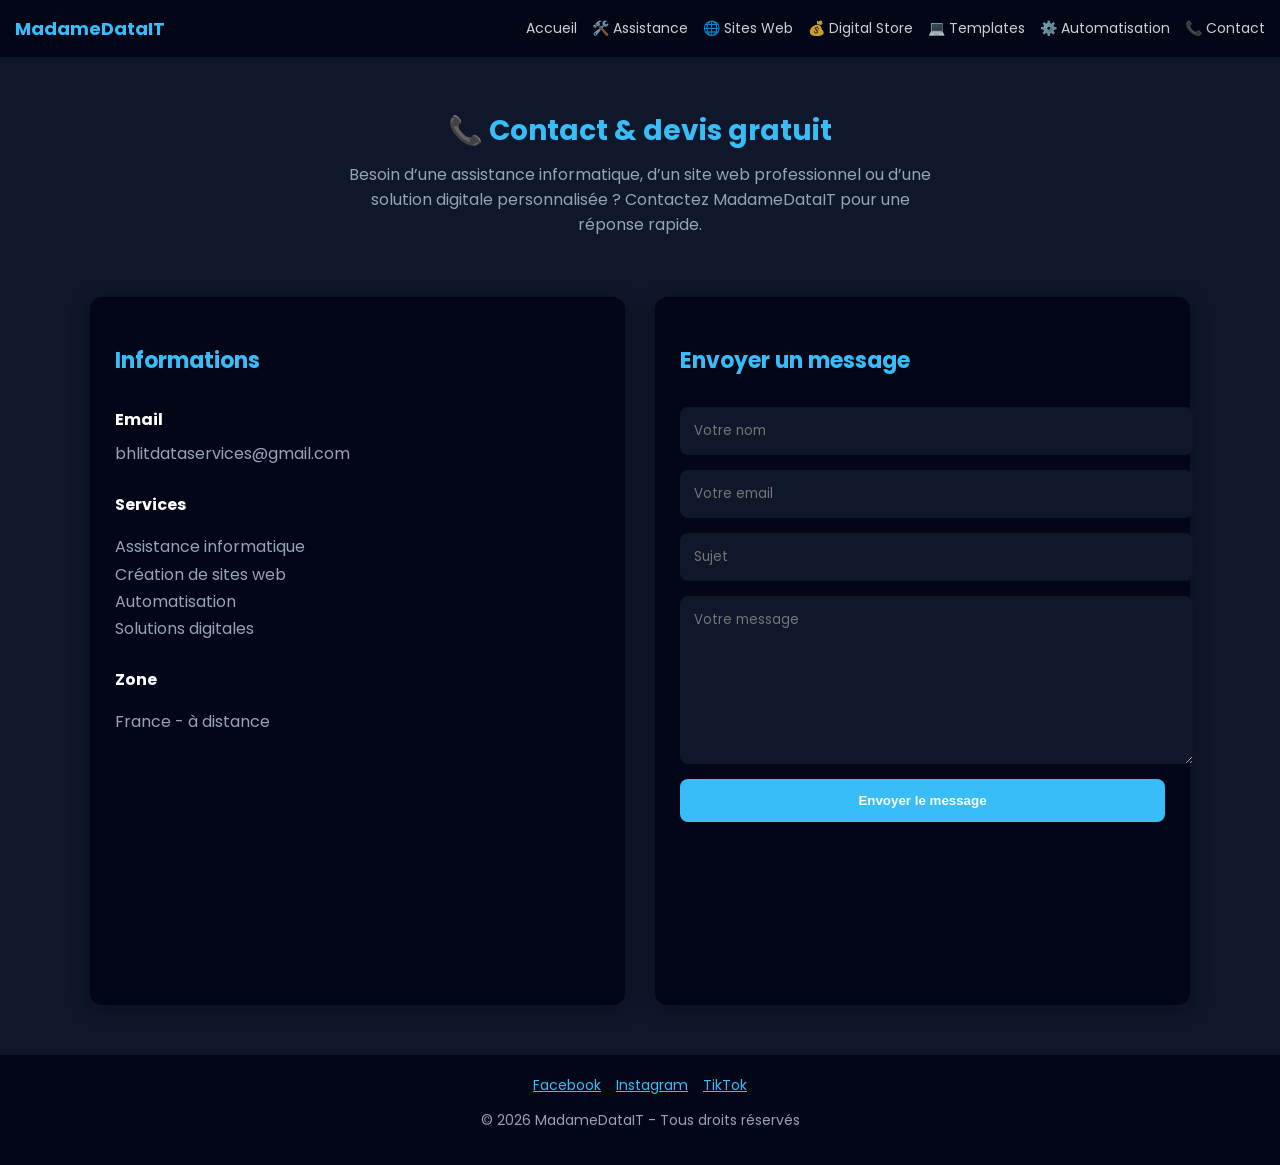
<file: Contact.html>
<!DOCTYPE html>
<html lang="fr">
<head>
  <meta charset="UTF-8" />
  <meta name="viewport" content="width=device-width, initial-scale=1.0"/>
  <title>Contact & devis gratuit | MadameDataIT assistance informatique</title>
  <meta name="description"
    content="Contactez MadameDataIT pour un dépannage informatique, la création d’un site web professionnel ou une solution digitale personnalisée. Réponse rapide et devis gratuit." />
  <link href="https://fonts.googleapis.com/css2?family=Poppins:wght@300;500;700&display=swap" rel="stylesheet">
  <link rel="canonical" href="https://tonsite.com/contact" />
  <link rel="icon" href="favicon.ico" />

    
  <!-- Open Graph -->
  <meta property="og:title" content="Contact & devis gratuit | MadameDataIT" />
  <meta property="og:description"
    content="Besoin d’un site web, d’une assistance informatique ou d’une automatisation ? Contactez MadameDataIT." />
  <meta property="og:type" content="website" />
  <meta property="og:url" content="https://tonsite.com/contact" />
  <meta property="og:image" content="https://tonsite.com/og-image.jpg" />

  <!-- JSON-LD -->
  <script type="application/ld+json">
  {
    "@context": "https://schema.org",
    "@type": "ContactPage",
    "name": "Contact MadameDataIT",
    "url": "https://tonsite.com/contact",
    "description": "Page de contact et demande de devis MadameDataIT.",
    "publisher": {
      "@type": "LocalBusiness",
      "name": "MadameDataIT"
    }
  }
  </script>

  <!-- Google Analytics -->
  <script async src="https://www.googletagmanager.com/gtag/js?id=G-DL3DERR55V"></script>
  <script>
    window.dataLayer = window.dataLayer || [];
    function gtag(){dataLayer.push(arguments);}
    gtag('js', new Date());
    gtag('config', 'G-DL3DERR55V');
  </script>

  <style>
body {
  margin: 0;
  font-family: 'Poppins', sans-serif;
  background: #0f172a;
  color: white;
}

/* HEADER */

header{
  display:flex;
  justify-content:space-between;
  align-items:center;
  padding:15px;
  background:#020617;
  position:sticky;
  top:0;
}

header h1{
  margin: 0;
  color:#38bdf8;
  font-size:18px;
}

/* BURGER */

.menu-toggle{
  display:none;
  font-size:22px;
  cursor:pointer;
}

/* NAV */

nav{
  display:flex;
  gap:15px;
}

nav a{
  color:white;
  text-decoration:none;
  font-size:14px;
  opacity:0.8;
  transition:  color 0.3s ease, opacity 0.3s ease;
}

nav a:hover{
  color:#38bdf8;
}

/* HERO */

.hero{
  text-align:center;
  padding:30px 15px 20px;
}

.hero h2{
  font-size:28px;
  color:#38bdf8;
  margin-bottom:10px;
}

.hero p {
  font-size: 16px;
  color: #94a3b8;
  max-width: 600px;
  margin: 0 auto 20px;
}

/* CONTACT */

.contact-section{
  max-width:1100px;
  margin:auto;
  padding:20px;
  display:grid;
  grid-template-columns:1fr 1fr;
  gap:30px;
}

.contact-card{
  background:#020617;
  padding:25px;
  border-radius:12px;
  box-shadow:0 4px 20px rgba(0,0,0,0.35);
}

.contact-card h3{
  margin-bottom:30px;
  color:#38bdf8;
  font-size:22px;
}

.contact-info{
  margin-bottom:25px;
}

.contact-info strong{
  display:block;
  margin-bottom:8px;
  color:white;
}

.contact-info p,
.contact-info a{
  color:#94a3b8;
  text-decoration:none;
  line-height:1.7;
}

/* MAP */

.map-container{
  margin-top:20px;
  border-radius:12px;
  overflow:hidden;
}

iframe{
  display:block;
}

/* FORM */

form{
  display:flex;
  flex-direction:column;
  gap:15px;
}

input,
textarea{
  width:100%;
  padding:14px;
  border:none;
  border-radius:8px;
  background:#0f172a;
  color:white;
  font-family:'Poppins',sans-serif;
}

input:focus,
textarea:focus{
  outline:2px solid #38bdf8;
}

textarea{
  min-height:140px;
  resize:vertical;
}

/* BUTTON */

.btn{
  background:#38bdf8;
  color:white;
  border:none;
  padding:14px;
  border-radius:8px;
  font-weight:bold;
  cursor:pointer;
  transition:0.3s;
}

.btn:hover{
  background:#0ea5e9;
  transform:translateY(-2px);
}

/* FOOTER */

footer{
  text-align:center;
  padding:20px;
  background:#020617;
  margin-top:30px;
  color:#94a3b8;
  font-size:14px;
}

/* SOCIAL */

.social-buttons{
  display:flex;
  justify-content:center;
  gap:15px;
  margin-bottom:10px;
}

.social-buttons a{
  color:#38bdf8;
  transition:0.3s;
}

.social-buttons a:hover{
  color:#0ea5e9;
}

/* MOBILE */

@media(max-width:700px){

  .menu-toggle{
    display:block;
  }

  nav{
    position:absolute;
    top:60px;
    right:0;
    background:#020617;
    flex-direction:column;
    width:220px;
    padding:15px;
    display:none;
  }

  nav.active{
    display:flex;
  }

  nav a{
    padding:10px 0;
    font-size: 16px;
  }

  .contact-section{
    grid-template-columns:1fr;
  }

  .hero h2{
    font-size:28px;
  }
}

  </style>
</head>

<body>

<header>

  <h1>MadameDataIT</h1>

  <!-- BURGER -->

  <div
    class="menu-toggle"
    onclick="toggleMenu()"
    aria-label="Menu de navigation"
    role="button"
    tabindex="0"
  >
    ☰
  </div>

  <nav id="menu">

    <a href="index.html">Accueil</a>

    <a href="assistance.html">🛠️ Assistance</a>

    <a href="sites.html">🌐 Sites Web</a>

    <a href="formations.html">💰 Digital Store</a>

    <a href="templates.html">💻 Templates</a>

    <a href="automatisation.html">⚙️ Automatisation</a>

    <a href="contact.html">📞 Contact</a>

  </nav>

</header>

<!-- HERO -->

<section class="hero">

  <h2>📞 Contact & devis gratuit</h2>

  <p>
    Besoin d’une assistance informatique, d’un site web professionnel
    ou d’une solution digitale personnalisée ?
    Contactez MadameDataIT pour une réponse rapide.
  </p>

</section>

<!-- CONTACT -->

<section class="contact-section">

  <!-- INFOS -->

  <div class="contact-card">

    <h3>Informations</h3>

    <div class="contact-info">

      <strong>Email</strong>

      <a href="mailto:bhlitdataservices@gmail.com">
        bhlitdataservices@gmail.com
      </a>

    </div>

    <div class="contact-info">

      <strong>Services</strong>

      <p>
        Assistance informatique<br>
        Création de sites web<br>
        Automatisation<br>
        Solutions digitales
      </p>

    </div>

    <div class="contact-info">

      <strong>Zone</strong>

      <p>France - à distance</p>

    </div>

    <!-- MAP -->

    <div class="map-container">

      <iframe
        src="https://www.google.com/maps?q=France&output=embed"
        width="100%"
        height="220"
        style="border:0;"
        allowfullscreen=""
        loading="lazy">
      </iframe>

    </div>

  </div>

  <!-- FORM -->

  <div class="contact-card">

    <h3>Envoyer un message</h3>

    <form
      action="https://formsubmit.co/bhlitdataservices@gmail.com"
      method="POST"
    >

      <input type="hidden" name="_captcha" value="false">

      <input type="hidden" name="_subject" value="Nouveau message MadameDataIT">

      <input type="hidden" name="_template" value="table">

      <input type="hidden" name="_next" value="https://tonsite.com/merci.html">

      <input
        type="text"
        name="nom"
        placeholder="Votre nom"
        autocomplete="name"
        required
      >

      <input
        type="email"
        name="email"
        placeholder="Votre email"
        autocomplete="email"
        required
      >

      <input
        type="text"
        name="sujet"
        placeholder="Sujet"
        required
      >

      <textarea
        name="message"
        placeholder="Votre message"
        required
      ></textarea>

      <button type="submit" class="btn">
        Envoyer le message
      </button>

    </form>

  </div>

</section>

<!-- FOOTER -->

<footer>

  <div class="social-buttons">

    <a
      href="https://www.facebook.com/madamedatait"
      target="_blank"
      rel="noopener"
    >
      Facebook
    </a>

    <a
      href="https://www.instagram.com/madamedatait"
      target="_blank"
      rel="noopener"
    >
      Instagram
    </a>

    <a
      href="https://www.tiktok.com/@madamedatait"
      target="_blank"
      rel="noopener"
    >
      TikTok
    </a>

  </div>

  <p>© 2026 MadameDataIT - Tous droits réservés</p>

</footer>

<script>

function toggleMenu(){
  document.getElementById('menu').classList.toggle('active');
}

/* clavier menu burger */

document.querySelector('.menu-toggle')
.addEventListener('keydown', function(e){

  if(e.key === 'Enter' || e.key === ' '){

    e.preventDefault();

    toggleMenu();
  }
});

</script>

</body>
</html>
</file>
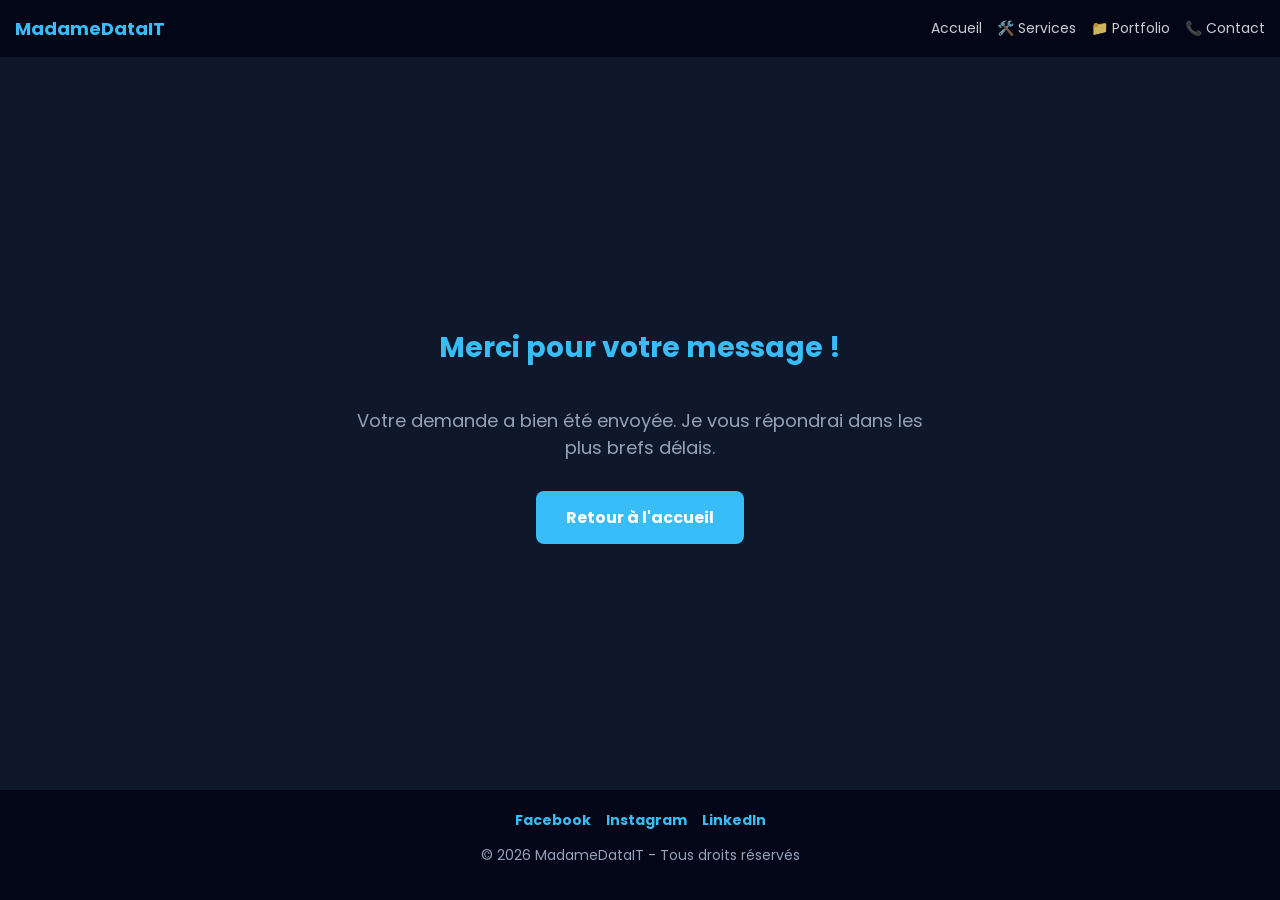
<file: merci.html>
<!DOCTYPE html>
<html lang="fr">
<head>
  <meta charset="UTF-8" />
  <meta name="viewport" content="width=device-width, initial-scale=1.0" />
  <title>Merci | MadameDataIT</title>
  <meta name="description" content="Merci pour votre message. Nous vous répondrons dans les plus brefs délais." />
  <link href="https://fonts.googleapis.com/css2?family=Poppins:wght@300;500;700&display=swap" rel="stylesheet" />
  <link rel="icon" href="favicon.ico" />
  <link rel="canonical" href="https://madamedatait.com/merci" />

  <!-- Open Graph -->
  <meta property="og:title" content="Merci | MadameDataIT" />
  <meta property="og:description" content="Merci pour votre message. Nous vous répondrons dans les plus brefs délais." />
  <meta property="og:type" content="website" />
  <meta property="og:url" content="https://madamedatait.com/merci" />
  <meta property="og:image" content="https://madamedatait.com/og-image.jpg" />

  <!-- Données structurées JSON-LD -->
  <script type="application/ld+json">
  {
    "@context": "https://schema.org",
    "@type": "WebPage",
    "name": "Merci | MadameDataIT",
    "description": "Page de remerciement après envoi de message via formulaire.",
    "url": "https://madamedatait.com/merci"
  }
  </script>

  <!-- Google tag (gtag.js) -->
  <script async src="https://www.googletagmanager.com/gtag/js?id=G-DL3DERR55V"></script>
  <script>
    window.dataLayer = window.dataLayer || [];
    function gtag(){dataLayer.push(arguments);}
    gtag('js', new Date());
    gtag('config', 'G-DL3DERR55V');
  </script>

  <style>
    body {
      margin: 0;
      font-family: 'Poppins', sans-serif;
      background: #0f172a;
      color: white;
      display: flex;
      flex-direction: column;
      min-height: 100vh;
    }
    header {
      display: flex;
      justify-content: space-between;
      align-items: center;
      padding: 15px;
      background: #020617;
      position: sticky;
      top: 0;
    }
    header h1 {
      margin: 0;
      color: #38bdf8;
      font-size: 18px;
    }
    nav {
      display: flex;
      gap: 15px;
    }
    nav a {
      color: white;
      text-decoration: none;
      font-size: 14px;
      opacity: 0.8;
      transition: color 0.3s ease, opacity 0.3s ease;
    }
    nav a:hover {
      color: #38bdf8;
    }
    main {
      flex: 1;
      display: flex;
      flex-direction: column;
      justify-content: center;
      align-items: center;
      padding: 40px 20px;
      text-align: center;
    }
    main h2 {
      font-size: 28px;
      color: #38bdf8;
      margin-bottom: 20px;
    }
    main p {
      font-size: 18px;
      color: #94a3b8;
      max-width: 600px;
      margin-bottom: 30px;
    }
    main a.btn {
      background: #38bdf8;
      color: white;
      padding: 14px 30px;
      border-radius: 8px;
      font-weight: bold;
      text-decoration: none;
      transition: background 0.3s ease, transform 0.3s ease;
    }
    main a.btn:hover {
      background: #0ea5e9;
      transform: translateY(-2px);
    }
    footer {
      text-align: center;
      padding: 20px;
      background: #020617;
      color: #94a3b8;
      font-size: 14px;
    }
    .social-buttons {
      display: flex;
      justify-content: center;
      gap: 15px;
      margin-bottom: 10px;
    }
    .social-buttons a {
      color: #38bdf8;
      transition: color 0.3s ease;
      text-decoration: none;
      font-weight: bold;
      font-size: 14px;
    }
    .social-buttons a:hover {
      color: #0ea5e9;
    }
    @media (max-width: 700px) {
      nav {
        display: none;
      }
    }
  </style>
</head>
<body>
  <header>
    <h1>MadameDataIT</h1>
    <nav>
      <a href="/">Accueil</a>
      <a href="/services">🛠️ Services</a>
      <a href="/portfolio">📁 Portfolio</a>
      <a href="/contact">📞 Contact</a>
    </nav>
  </header>
  <main>
    <h2>Merci pour votre message !</h2>
    <p>Votre demande a bien été envoyée. Je vous répondrai dans les plus brefs délais.</p>
    <a href="/" class="btn" aria-label="Retour à l'accueil">Retour à l'accueil</a>
  </main>
  <footer>
    <div class="social-buttons">
      <a href="https://www.facebook.com/madamedatait" target="_blank" rel="noopener">Facebook</a>
      <a href="https://www.instagram.com/madamedatait" target="_blank" rel="noopener">Instagram</a>
      <a href="https://www.linkedin.com/in/votre-profil" target="_blank" rel="noopener">LinkedIn</a>
    </div>
  <p>© 2026 MadameDataIT - Tous droits réservés</p>
  </footer>
</body>
</html>
</file>
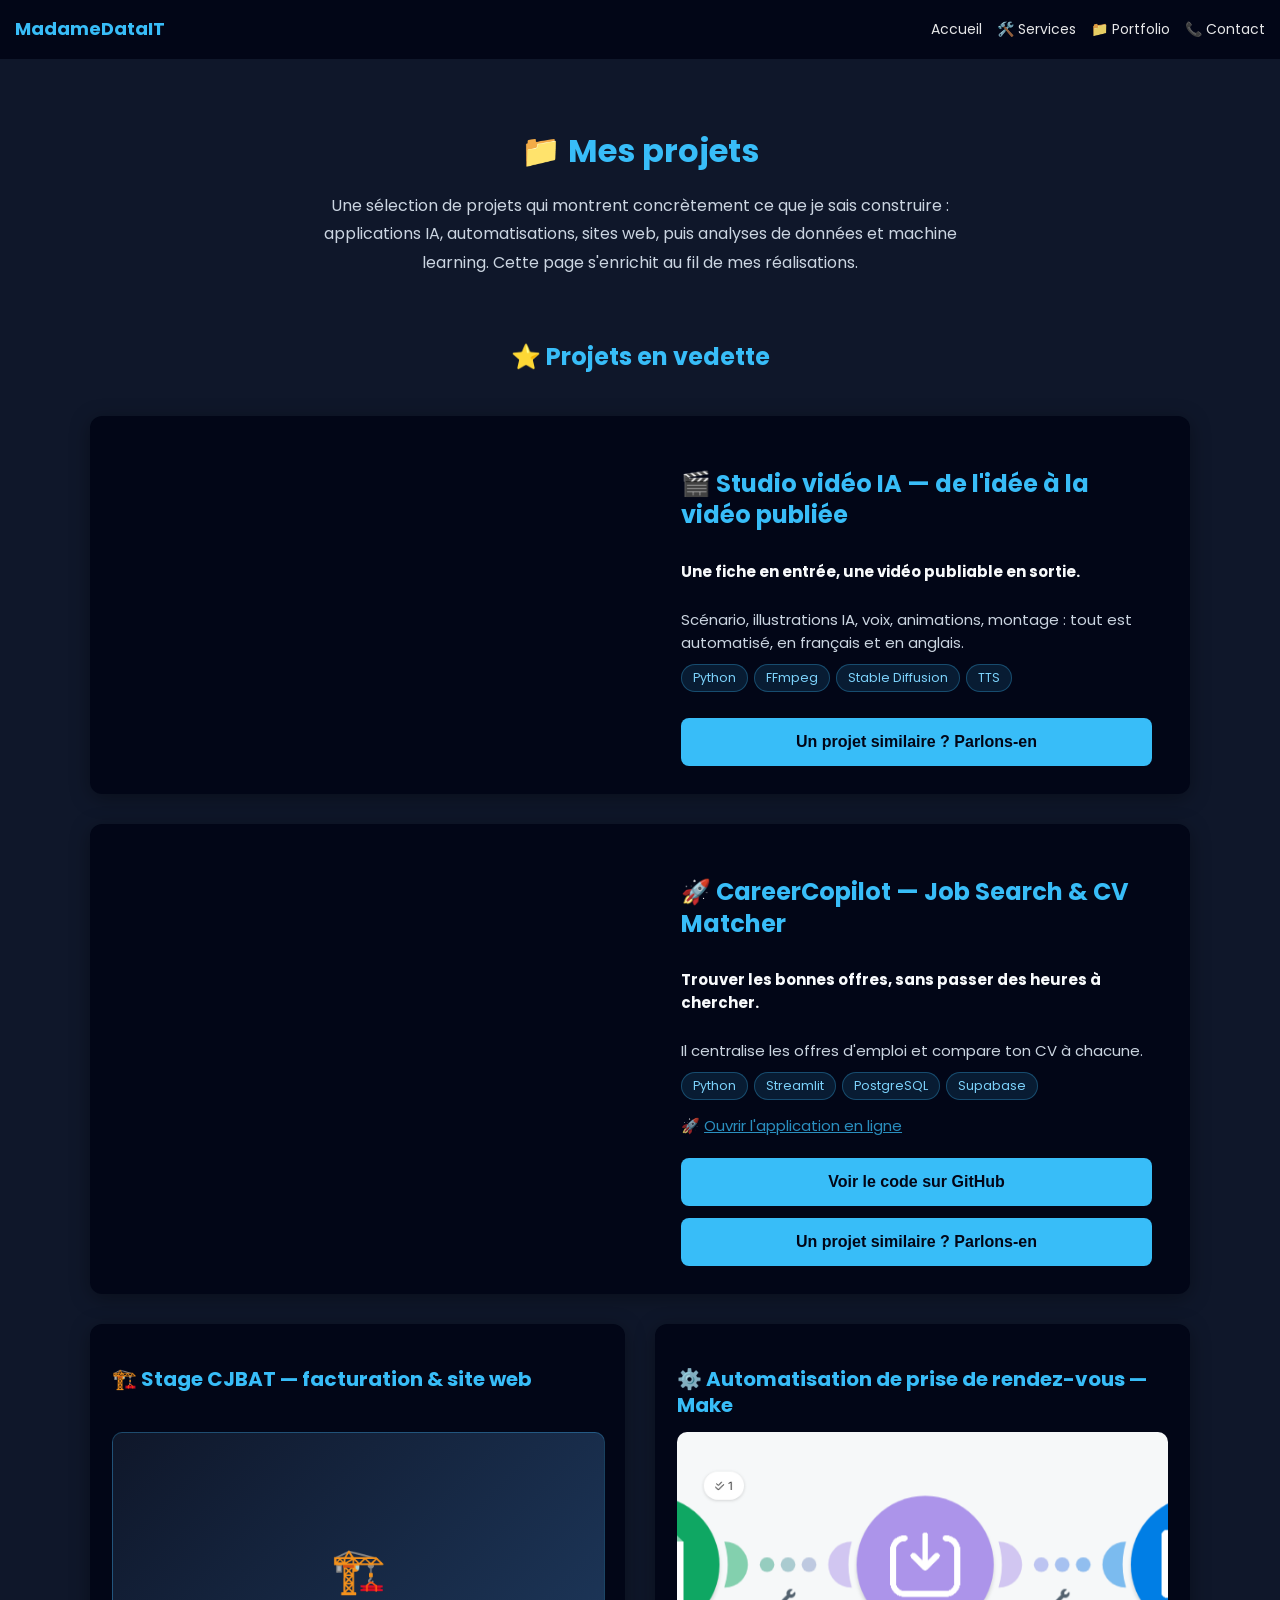
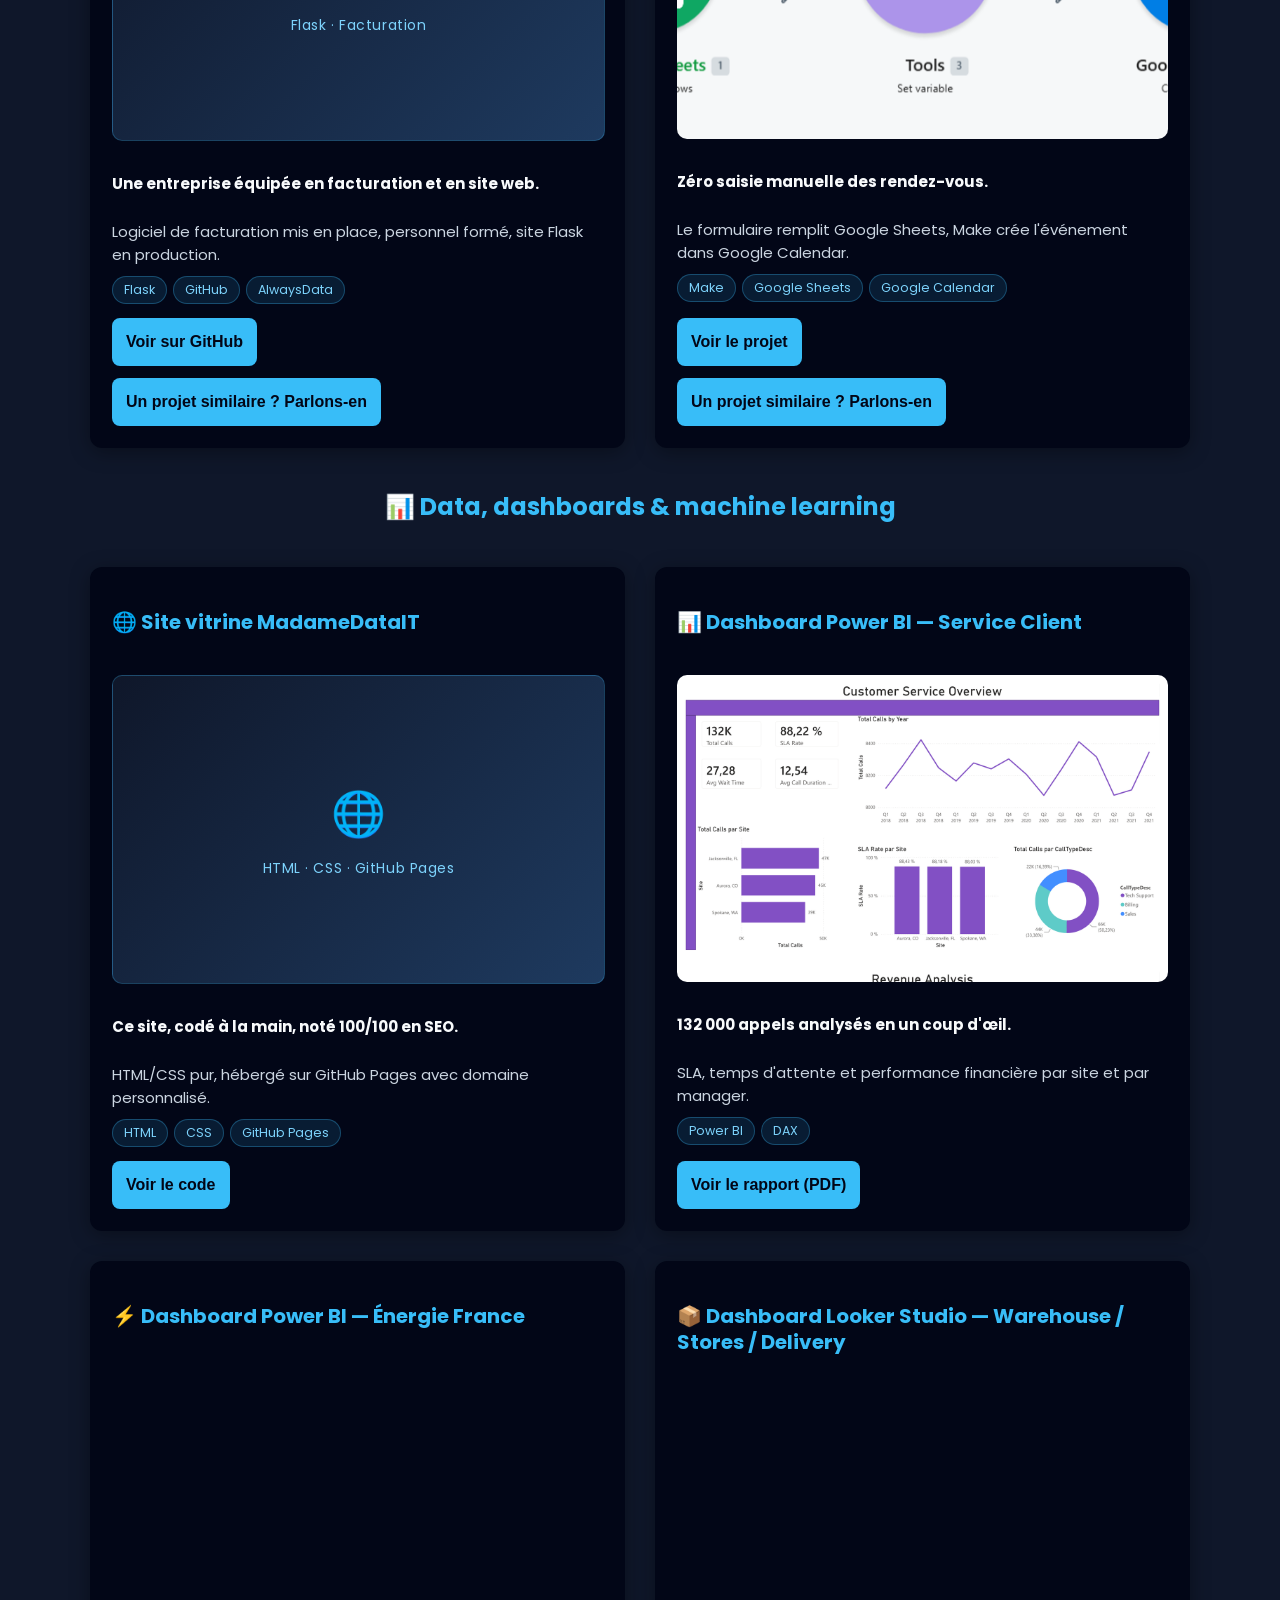
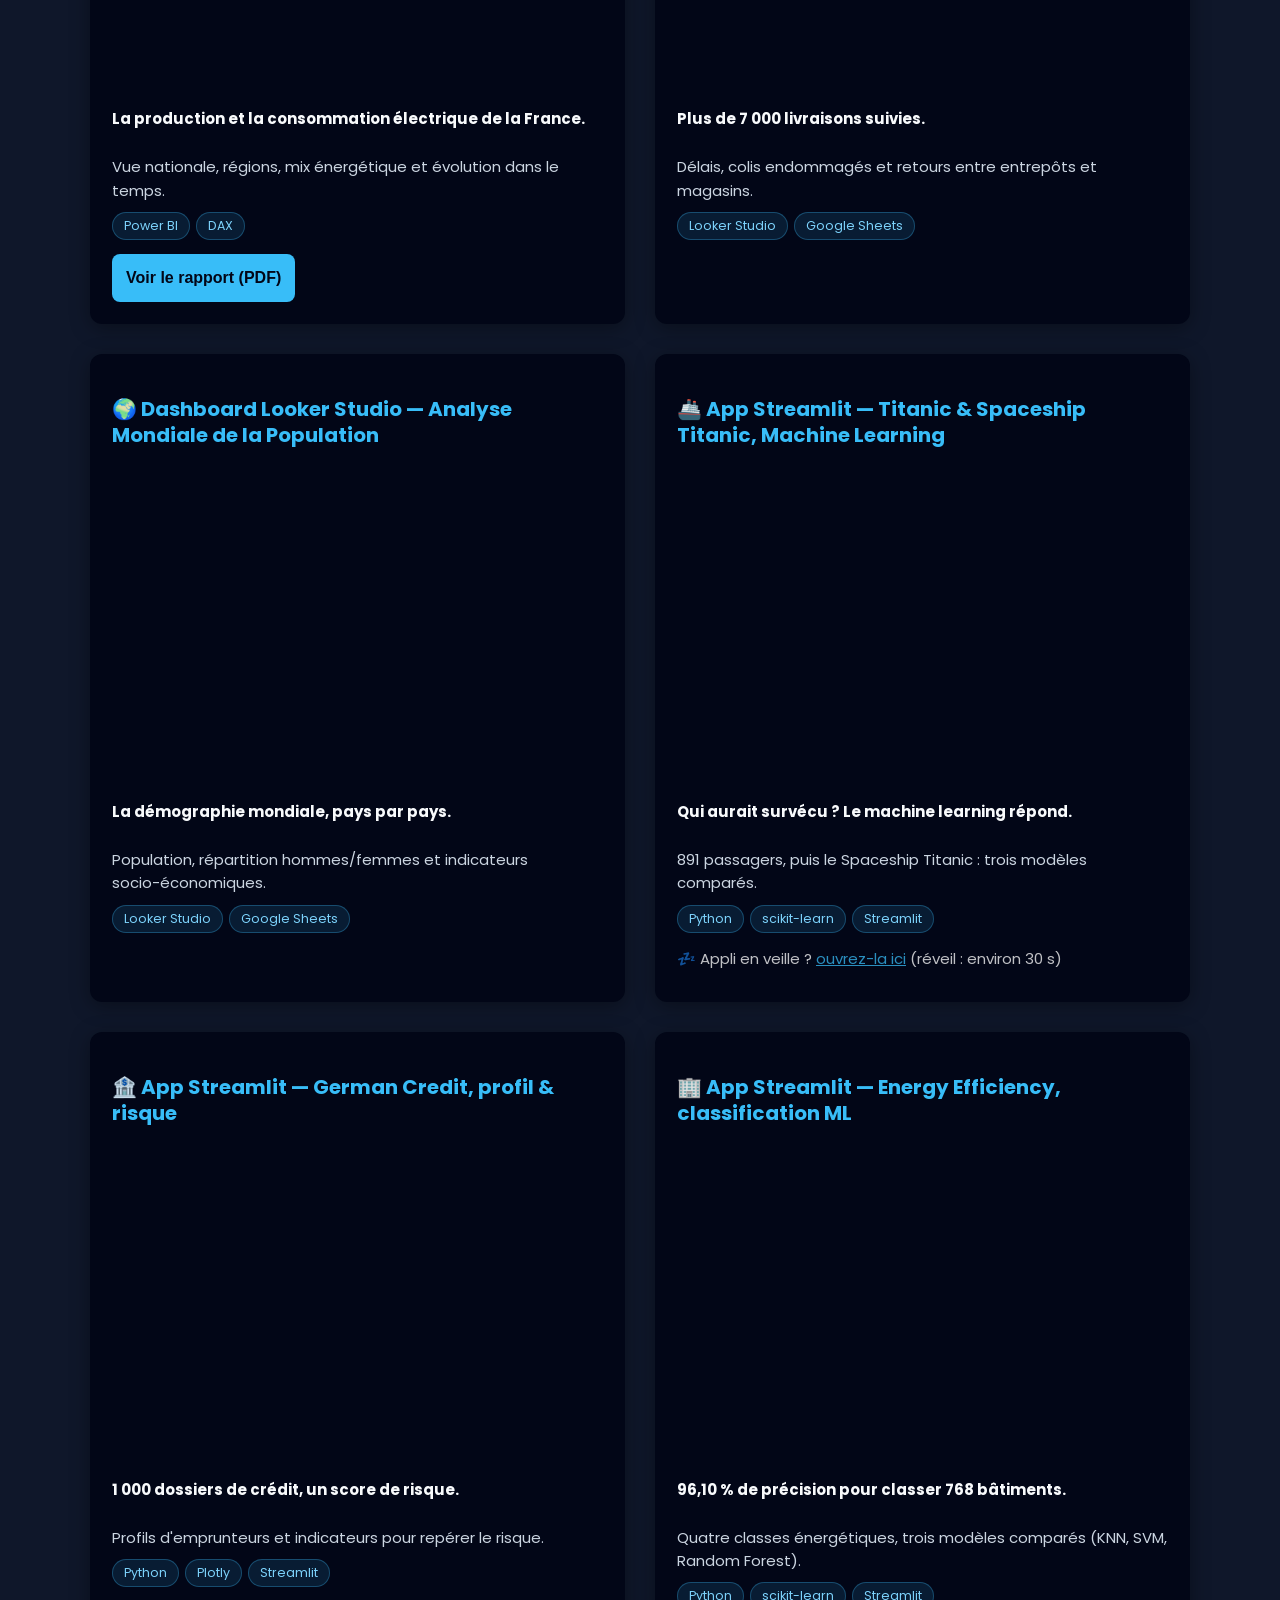
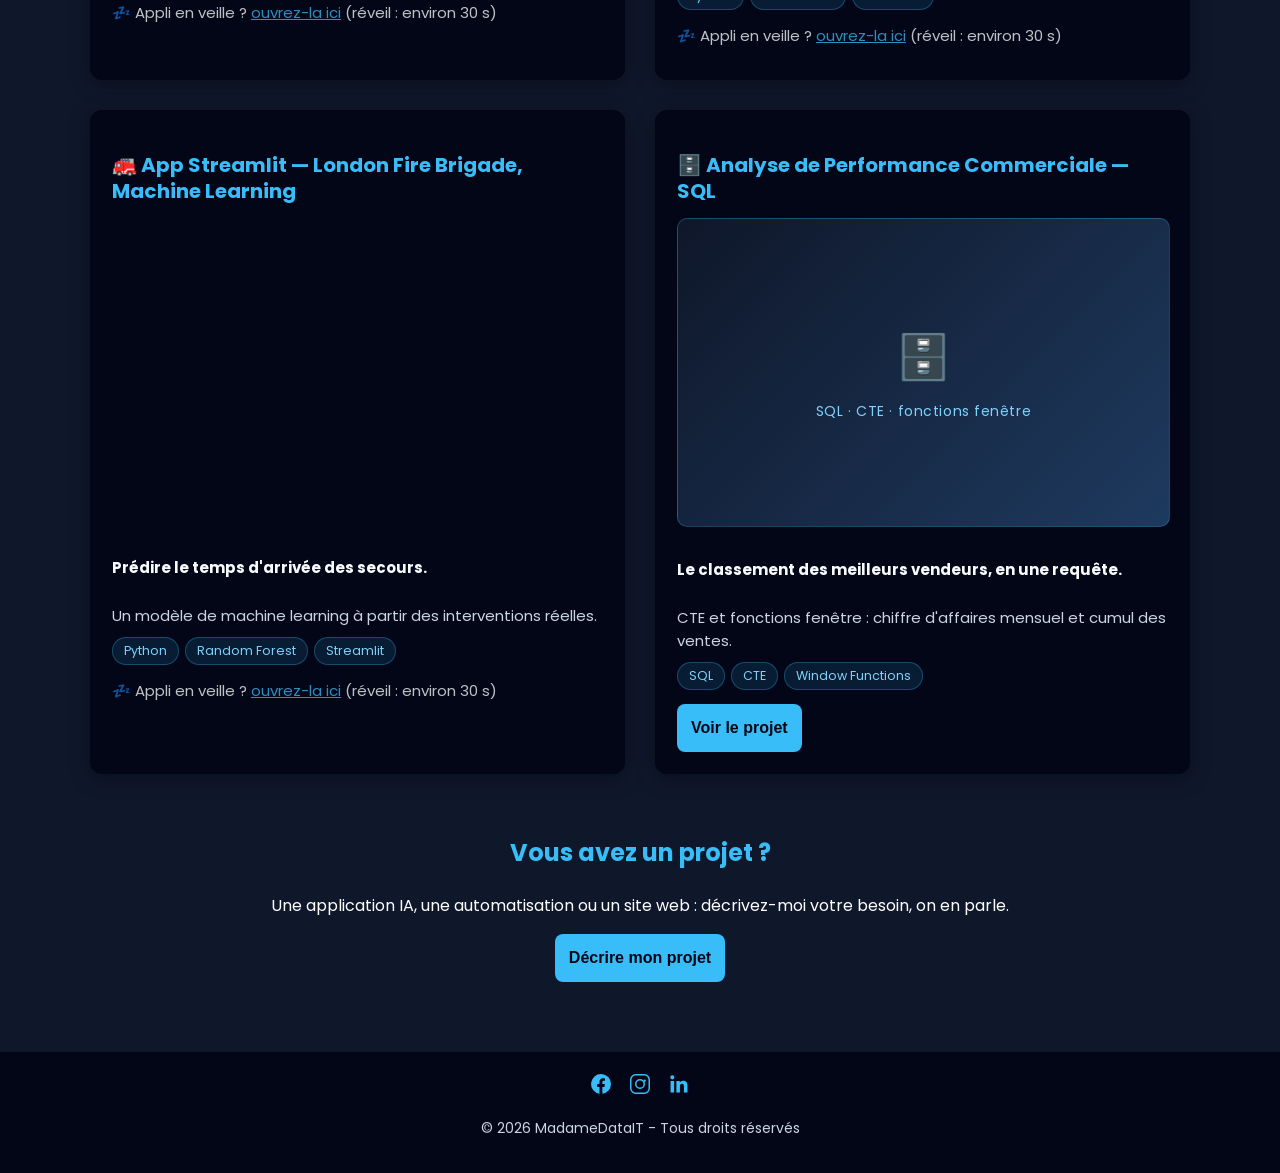
<file: portfolio.html>
<!DOCTYPE html>
<html lang="fr">
<head>
<meta charset="UTF-8" />
<meta name="viewport" content="width=device-width, initial-scale=1" />
<meta name="theme-color" content="#020617" />
<title>Portfolio - Projets IA, Automatisation & Web | MadameDataIT</title>
<meta name="description" content="Projets réalisés par MadameDataIT : applications IA, automatisations Make, sites web, dashboards et machine learning." />
<link rel="icon" href="favicon.ico" />
<link rel="canonical" href="https://madamedatait.com/portfolio" />
<link rel="stylesheet" href="style.css" />
<link rel="preload" href="./poppins-v24-latin/poppins-v24-latin-regular.woff2" as="font" type="font/woff2" crossorigin />
<link rel="preload" href="./poppins-v24-latin/poppins-v24-latin-700.woff2" as="font" type="font/woff2" crossorigin />
<!-- Open Graph -->
<meta property="og:title" content="Portfolio - Projets IA, Automatisation & Web | MadameDataIT" />
<meta property="og:description" content="Applications IA, automatisations Make, sites web, dashboards et machine learning réalisés par MadameDataIT." />
<meta property="og:type" content="website" />
<meta property="og:url" content="https://madamedatait.com/portfolio" />
<meta property="og:image" content="https://madamedatait.com/og-image.jpg" />
<!-- Google Analytics -->
<script async src="https://www.googletagmanager.com/gtag/js?id=G-DL3DERR55V"></script>
<script>
window.dataLayer = window.dataLayer || [];
function gtag(){dataLayer.push(arguments);}
gtag('js', new Date());
gtag('config', 'G-DL3DERR55V');
</script>
  <!-- Facebook Pixel Code -->
<script>
!function(f,b,e,v,n,t,s){if(f.fbq)return;n=f.fbq=function(){n.callMethod?
n.callMethod.apply(n,arguments):n.queue.push(arguments)};if(!f._fbq)f._fbq=n;
n.push=n;n.loaded=!0;n.version='2.0';n.queue=[];t=b.createElement(e);t.async=!0;
t.src=v;s=b.getElementsByTagName(e)[0];s.parentNode.insertBefore(t,s)}
(window,document,'script','https://connect.facebook.net/en_US/fbevents.js');
fbq('init', '1707260820425008');
fbq('track', 'PageView');
</script>
<noscript>
<img height="1" width="1" style="display:none"
src="https://www.facebook.com/tr?id=1707260820425008&ev=PageView&noscript=1"/>
</noscript>
<!-- End Facebook Pixel Code -->
</head>
<body>
<header>
<h1>MadameDataIT</h1>
<div class="menu-toggle" onclick="toggleMenu()" aria-label="Menu de navigation" role="button" tabindex="0">☰</div>
<nav id="menu" role="navigation" aria-label="Menu principal">
<a href="/">Accueil</a>
<a href="/services">🛠️ Services</a>
<a href="/portfolio">📁 Portfolio</a>
<a href="/contact">📞 Contact</a>
</nav>
</header>
<main>
<section class="hero" aria-label="Présentation du portfolio">
<h1>📁 Mes projets</h1>
<p>
Une sélection de projets qui montrent concrètement ce que je sais construire : applications IA,
automatisations, sites web, puis analyses de données et machine learning. Cette page s'enrichit au fil de mes réalisations.
</p>
</section>

<section class="section" aria-label="Projets réalisés">
<h2 class="section-title">⭐ Projets en vedette</h2>
<div class="contact-section portfolio-grid">
<div class="contact-card featured" tabindex="0">
<h3>🎬 Studio vidéo IA — de l'idée à la vidéo publiée</h3>
<div style="position:relative; width:100%; padding-top:56.25%; border-radius:8px; overflow:hidden;">
    <iframe
      src="https://www.youtube-nocookie.com/embed/nVxokBJWhfg"
      style="position:absolute; top:0; left:0; width:100%; height:100%; border:0;"
      loading="lazy"
      allow="accelerometer; encrypted-media; gyroscope; picture-in-picture"
      allowfullscreen
      title="Studio vidéo IA — présentation du projet">
    </iframe>
  </div>
<p class="hook">Une fiche en entrée, une vidéo publiable en sortie.</p>
<p class="detail">Scénario, illustrations IA, voix, animations, montage : tout est automatisé, en français et en anglais.</p>
<div class="stack-tags"><span>Python</span><span>FFmpeg</span><span>Stable Diffusion</span><span>TTS</span></div>

<button class="btn" style="margin-top:0.75rem;" onclick="location.href='/contact'">Un projet similaire ? Parlons-en</button>
</div>

<div class="contact-card featured" tabindex="0">
<h3>🚀 CareerCopilot — Job Search & CV Matcher</h3>
<div style="position:relative; width:100%; padding-top:56.25%; border-radius:8px; overflow:hidden;">
    <iframe
      src="https://www.youtube-nocookie.com/embed/WhZHCZR7APE"
      style="position:absolute; top:0; left:0; width:100%; height:100%; border:0;"
      loading="lazy"
      allow="accelerometer; encrypted-media; gyroscope; picture-in-picture"
      allowfullscreen
      title="CareerCopilot — démonstration">
    </iframe>
  </div>
<p class="hook">Trouver les bonnes offres, sans passer des heures à chercher.</p>
<p class="detail">Il centralise les offres d'emploi et compare ton CV à chacune.</p>
<div class="stack-tags"><span>Python</span><span>Streamlit</span><span>PostgreSQL</span><span>Supabase</span></div>
<p class="note">🚀 <a href="https://madamedatait-careercopilot.streamlit.app" target="_blank" rel="noopener">Ouvrir l'application en ligne</a></p>
<button class="btn" onclick="location.href='https://github.com/Madamedatait/CareerCopilot'" > Voir le code sur GitHub </button>
<button class="btn" style="margin-top:0.75rem;" onclick="location.href='/contact'">Un projet similaire ? Parlons-en</button>
</div>

<div class="contact-card" tabindex="0">
<h3>🏗️ Stage CJBAT — facturation & site web</h3>
<div class="media-banner" aria-hidden="true"><span class="media-icon">🏗️</span><span class="media-label">Flask · Facturation</span></div>
<p class="hook">Une entreprise équipée en facturation et en site web.</p>
<p class="detail">Logiciel de facturation mis en place, personnel formé, site Flask en production.</p>
<div class="stack-tags"><span>Flask</span><span>GitHub</span><span>AlwaysData</span></div>

<button class="btn" onclick="location.href='https://github.com/cjbat92/stage'" >Voir sur GitHub</button>
<button class="btn" style="margin-top:0.75rem;" onclick="location.href='/contact'">Un projet similaire ? Parlons-en</button>
</div>

<div class="contact-card" tabindex="0">
<h3>⚙️ Automatisation de prise de rendez-vous — Make</h3>
<img
  src="portfolio-projects/make-scenario.png"
  alt="Scénario Make : Google Sheets Watch New Rows, Tools Set Variable, Google Calendar Create an Event"
  style="width:100%; border-radius:8px; margin-bottom:0.75rem;"
  loading="lazy"
/>
<p class="hook">Zéro saisie manuelle des rendez-vous.</p>
<p class="detail">Le formulaire remplit Google Sheets, Make crée l'événement dans Google Calendar.</p>
<div class="stack-tags"><span>Make</span><span>Google Sheets</span><span>Google Calendar</span></div>

<button class="btn" onclick="location.href='https://github.com/Madamedatait/madamedatait.github.io/blob/main/portfolio-projects/automatisation_rdv_make.md'">Voir le projet</button>
<button class="btn" style="margin-top:0.75rem;" onclick="location.href='/contact'">Un projet similaire ? Parlons-en</button>
</div>

</div>
</section>

<section class="section" aria-label="Projets data et machine learning">
<h2 class="section-title">📊 Data, dashboards & machine learning</h2>
<div class="contact-section portfolio-grid">

<div class="contact-card" tabindex="0">
<h3>🌐 Site vitrine MadameDataIT</h3>
<div class="media-banner" aria-hidden="true"><span class="media-icon">🌐</span><span class="media-label">HTML · CSS · GitHub Pages</span></div>
<p class="hook">Ce site, codé à la main, noté 100/100 en SEO.</p>
<p class="detail">HTML/CSS pur, hébergé sur GitHub Pages avec domaine personnalisé.</p>
<div class="stack-tags"><span>HTML</span><span>CSS</span><span>GitHub Pages</span></div>

<button class="btn" onclick="location.href='https://github.com/Madamedatait/madamedatait.github.io'">Voir le code</button>
</div>

<div class="contact-card" tabindex="0">
<h3>📊 Dashboard Power BI — Service Client</h3>
<img src="images/customer-service-dashboard.png" alt="Dashboard Power BI Customer Service Overview : 132K appels totaux, 88,22% taux SLA, répartition par site et par type d'appel" style="width:100%; border-radius:8px; margin-bottom:0.75rem;" loading="lazy" />
<p class="hook">132 000 appels analysés en un coup d'œil.</p>
<p class="detail">SLA, temps d'attente et performance financière par site et par manager.</p>
<div class="stack-tags"><span>Power BI</span><span>DAX</span></div>

<button class="btn" onclick="location.href='assets/customer-service-dashboard.pdf'">Voir le rapport (PDF)</button>
</div>

<div class="contact-card" tabindex="0">
<h3>⚡ Dashboard Power BI — Énergie France</h3>
<div style="position:relative; width:100%; padding-top:56.25%; border-radius:8px; overflow:hidden; margin-bottom:0.75rem;">
    <iframe
      src="https://www.youtube-nocookie.com/embed/KJjv5L6m4Kk"
      style="position:absolute; top:0; left:0; width:100%; height:100%; border:0;"
      loading="lazy"
      allow="accelerometer; encrypted-media; gyroscope; picture-in-picture"
      allowfullscreen
      title="Dashboard Power BI Énergie France — démonstration">
    </iframe>
  </div>
<p class="hook">La production et la consommation électrique de la France.</p>
<p class="detail">Vue nationale, régions, mix énergétique et évolution dans le temps.</p>
<div class="stack-tags"><span>Power BI</span><span>DAX</span></div>

<button class="btn" onclick="location.href='assets/EnergiePBI.pdf'"> Voir le rapport (PDF) </button>
</div>

<div class="contact-card" tabindex="0">
<h3>📦 Dashboard Looker Studio — Warehouse / Stores / Delivery</h3>
<div style="position:relative; width:100%; padding-top:75%; border-radius:8px; overflow:hidden;">
<iframe
  src="https://datastudio.google.com/embed/reporting/fe82841a-6499-4f86-aa8f-f02117fdd058/page/p22zF"
  style="position:absolute; top:0; left:0; width:100%; height:100%; border:0;"
  frameborder="0"
  allowfullscreen
  loading="lazy"
  sandbox="allow-storage-access-by-user-activation allow-scripts allow-same-origin allow-popups allow-popups-to-escape-sandbox"
  title="Dashboard Looker Studio Warehouse Stores Delivery">
</iframe>
</div>
<p class="hook">Plus de 7 000 livraisons suivies.</p>
<p class="detail">Délais, colis endommagés et retours entre entrepôts et magasins.</p>
<div class="stack-tags"><span>Looker Studio</span><span>Google Sheets</span></div>


</div>

<div class="contact-card" tabindex="0">
<h3>🌍 Dashboard Looker Studio — Analyse Mondiale de la Population</h3>
<div style="position:relative; width:100%; padding-top:75%; border-radius:8px; overflow:hidden;">
<iframe
  src="https://datastudio.google.com/embed/reporting/c4322b0a-a4c0-4827-b5b3-722a568e6b5d/page/8TrzF"
  style="position:absolute; top:0; left:0; width:100%; height:100%; border:0;"
  frameborder="0"
  allowfullscreen
  loading="lazy"
  sandbox="allow-storage-access-by-user-activation allow-scripts allow-same-origin allow-popups allow-popups-to-escape-sandbox"
  title="Dashboard Looker Studio Analyse Mondiale de la Population">
</iframe>
</div>
<p class="hook">La démographie mondiale, pays par pays.</p>
<p class="detail">Population, répartition hommes/femmes et indicateurs socio-économiques.</p>
<div class="stack-tags"><span>Looker Studio</span><span>Google Sheets</span></div>


</div>

<div class="contact-card" tabindex="0">
<h3>🚢 App Streamlit — Titanic & Spaceship Titanic, Machine Learning</h3>
<div style="position:relative; width:100%; padding-top:75%; border-radius:8px; overflow:hidden;">
  <iframe
    src="https://madamedatait-titanic.streamlit.app/?embed=true"
    style="position:absolute; top:0; left:0; width:100%; height:100%; border:0;"
    loading="lazy"
    title="App Streamlit Titanic — classification ML">
  </iframe>
</div>
<p class="hook">Qui aurait survécu ? Le machine learning répond.</p>
<p class="detail">891 passagers, puis le Spaceship Titanic : trois modèles comparés.</p>
<div class="stack-tags"><span>Python</span><span>scikit-learn</span><span>Streamlit</span></div>
<p class="note">💤 Appli en veille ? <a href="https://madamedatait-titanic.streamlit.app" target="_blank" rel="noopener">ouvrez-la ici</a> (réveil : environ 30 s)</p>

</div>

<div class="contact-card" tabindex="0">
<h3>🏦 App Streamlit — German Credit, profil & risque</h3>
<div style="position:relative; width:100%; padding-top:75%; border-radius:8px; overflow:hidden;">
  <iframe
    src="https://madamedatait-credit.streamlit.app/?embed=true"
    style="position:absolute; top:0; left:0; width:100%; height:100%; border:0;"
    loading="lazy"
    title=" App Streamlit — German Credit, profil & risque">
  </iframe>
</div>
<p class="hook">1 000 dossiers de crédit, un score de risque.</p>
<p class="detail">Profils d'emprunteurs et indicateurs pour repérer le risque.</p>
<div class="stack-tags"><span>Python</span><span>Plotly</span><span>Streamlit</span></div>
<p class="note">💤 Appli en veille ? <a href="https://madamedatait-credit.streamlit.app" target="_blank" rel="noopener">ouvrez-la ici</a> (réveil : environ 30 s)</p>

</div>

<div class="contact-card" tabindex="0">
<h3>🏢 App Streamlit — Energy Efficiency, classification ML</h3>
<div style="position:relative; width:100%; padding-top:75%; border-radius:8px; overflow:hidden;">
    <iframe
      src="https://madamedatait-energy.streamlit.app/?embed=true"
      style="position:absolute; top:0; left:0; width:100%; height:100%; border:0;"
      loading="lazy"
      title="App Streamlit Energy Efficiency — classification ML">
    </iframe>
  </div>
<p class="hook">96,10 % de précision pour classer 768 bâtiments.</p>
<p class="detail">Quatre classes énergétiques, trois modèles comparés (KNN, SVM, Random Forest).</p>
<div class="stack-tags"><span>Python</span><span>scikit-learn</span><span>Streamlit</span></div>
<p class="note">💤 Appli en veille ? <a href="https://madamedatait-energy.streamlit.app" target="_blank" rel="noopener">ouvrez-la ici</a> (réveil : environ 30 s)</p>

</div>

<div class="contact-card" tabindex="0">
<h3>🚒 App Streamlit — London Fire Brigade, Machine Learning</h3>
<div style="position:relative; width:100%; padding-top:75%; border-radius:8px; overflow:hidden;">
    <iframe
      src="https://madamedatait-firefighter.streamlit.app/?embed=true"
      style="position:absolute; top:0; left:0; width:100%; height:100%; border:0;"
      loading="lazy"
      title="App Streamlit London Fire Brigade — Machine Learning">
    </iframe>
  </div>
<p class="hook">Prédire le temps d'arrivée des secours.</p>
<p class="detail">Un modèle de machine learning à partir des interventions réelles.</p>
<div class="stack-tags"><span>Python</span><span>Random Forest</span><span>Streamlit</span></div>
<p class="note">💤 Appli en veille ? <a href="https://madamedatait-firefighter.streamlit.app" target="_blank" rel="noopener">ouvrez-la ici</a> (réveil : environ 30 s)</p>

</div>

<div class="contact-card" tabindex="0">
<h3>🗄️ Analyse de Performance Commerciale — SQL</h3>
<div class="media-banner" aria-hidden="true"><span class="media-icon">🗄️</span><span class="media-label">SQL · CTE · fonctions fenêtre</span></div>
<p class="hook">Le classement des meilleurs vendeurs, en une requête.</p>
<p class="detail">CTE et fonctions fenêtre : chiffre d'affaires mensuel et cumul des ventes.</p>
<div class="stack-tags"><span>SQL</span><span>CTE</span><span>Window Functions</span></div>

<button class="btn" onclick="location.href='https://github.com/Madamedatait/madamedatait.github.io/blob/main/portfolio-projects/analyse_performance_commerciale_sql.md'">Voir le projet</button>
</div>

</div>
</section>

<section class="section centered-section" aria-label="Appel à l'action">
<h2 class="section-title">Vous avez un projet ?</h2>
<p>Une application IA, une automatisation ou un site web : décrivez-moi votre besoin, on en parle.</p>
<button class="btn" onclick="location.href='/contact'">Décrire mon projet</button>
</section>
</main>
<footer>
<div class="social-buttons" aria-label="Liens vers réseaux sociaux">
<a href="https://www.facebook.com/madamedatait" target="_blank" rel="noopener" aria-label="Facebook" title="Facebook">
<svg xmlns="http://www.w3.org/2000/svg" width="24" height="24" fill="#38bdf8" viewBox="0 0 24 24" aria-hidden="true">
<path d="M22 12a10 10 0 1 0-11.5 9.87v-6.99h-2.3v-2.88h2.3v-2.2c0-2.28 1.36-3.54 3.44-3.54.99 0 2.02.18 2.02.18v2.22h-1.14c-1.12 0-1.47.7-1.47 1.42v1.92h2.5l-.4 2.88h-2.1v6.99A10 10 0 0 0 22 12z"/>
</svg>
</a>
<a href="https://www.instagram.com/madamedatait" target="_blank" rel="noopener" aria-label="Instagram" title="Instagram">
<svg xmlns="http://www.w3.org/2000/svg" width="24" height="24" fill="#38bdf8" viewBox="0 0 24 24" aria-hidden="true">
<path d="M7.75 2h8.5A5.75 5.75 0 0 1 22 7.75v8.5A5.75 5.75 0 0 1 16.25 22h-8.5A5.75 5.75 0 0 1 2 16.25v-8.5A5.75 5.75 0 0 1 7.75 2zm0 1.5A4.25 4.25 0 0 0 3.5 7.75v8.5A4.25 4.25 0 0 0 7.75 20.5h8.5a4.25 4.25 0 0 0 4.25-4.25v-8.5A4.25 4.25 0 0 0 16.25 3.5h-8.5zM12 7a5 5 0 1 1 0 10 5 5 0 0 1 0-10zm0 1.5a3.5 3.5 0 1 0 0 7 3.5 3.5 0 0 0 0-7zm4.75-.88a1.12 1.12 0 1 1 0 2.25 1.12 1.12 0 0 1 0-2.25z"/>
</svg>
</a>
<a href="https://www.linkedin.com/in/lavinia-bulgarean-haiduc" target="_blank" rel="noopener" aria-label="LinkedIn" title="LinkedIn">
<svg xmlns="http://www.w3.org/2000/svg" width="24" height="24" fill="#38bdf8" viewBox="0 0 24 24" aria-hidden="true">
<path d="M20.45 20.45h-3.55v-5.57c0-1.33-.02-3.03-1.85-3.03-1.85 0-2.13 1.45-2.13 2.94v5.66H9.37V9h3.41v1.56h.05c.48-.9 1.64-1.85 3.38-1.85 3.6 0 4.27 2.37 4.27 5.46v6.28zM5.34 7.43a2.06 2.06 0 1 1 0-4.12 2.06 2.06 0 0 1 0 4.12zM7.12 20.45H3.56V9h3.56v11.45z"/>
</svg>
</a>
</div>
  <p>© 2026 MadameDataIT - Tous droits réservés</p>
</footer>
<script>
function toggleMenu() {
document.getElementById('menu').classList.toggle('active');
}
document.querySelector('.menu-toggle').addEventListener('keydown', function (e) {
if(e.key === 'Enter' || e.key === ' ') {
e.preventDefault();
toggleMenu();
}
});
</script>
</body>
</html>
</file>
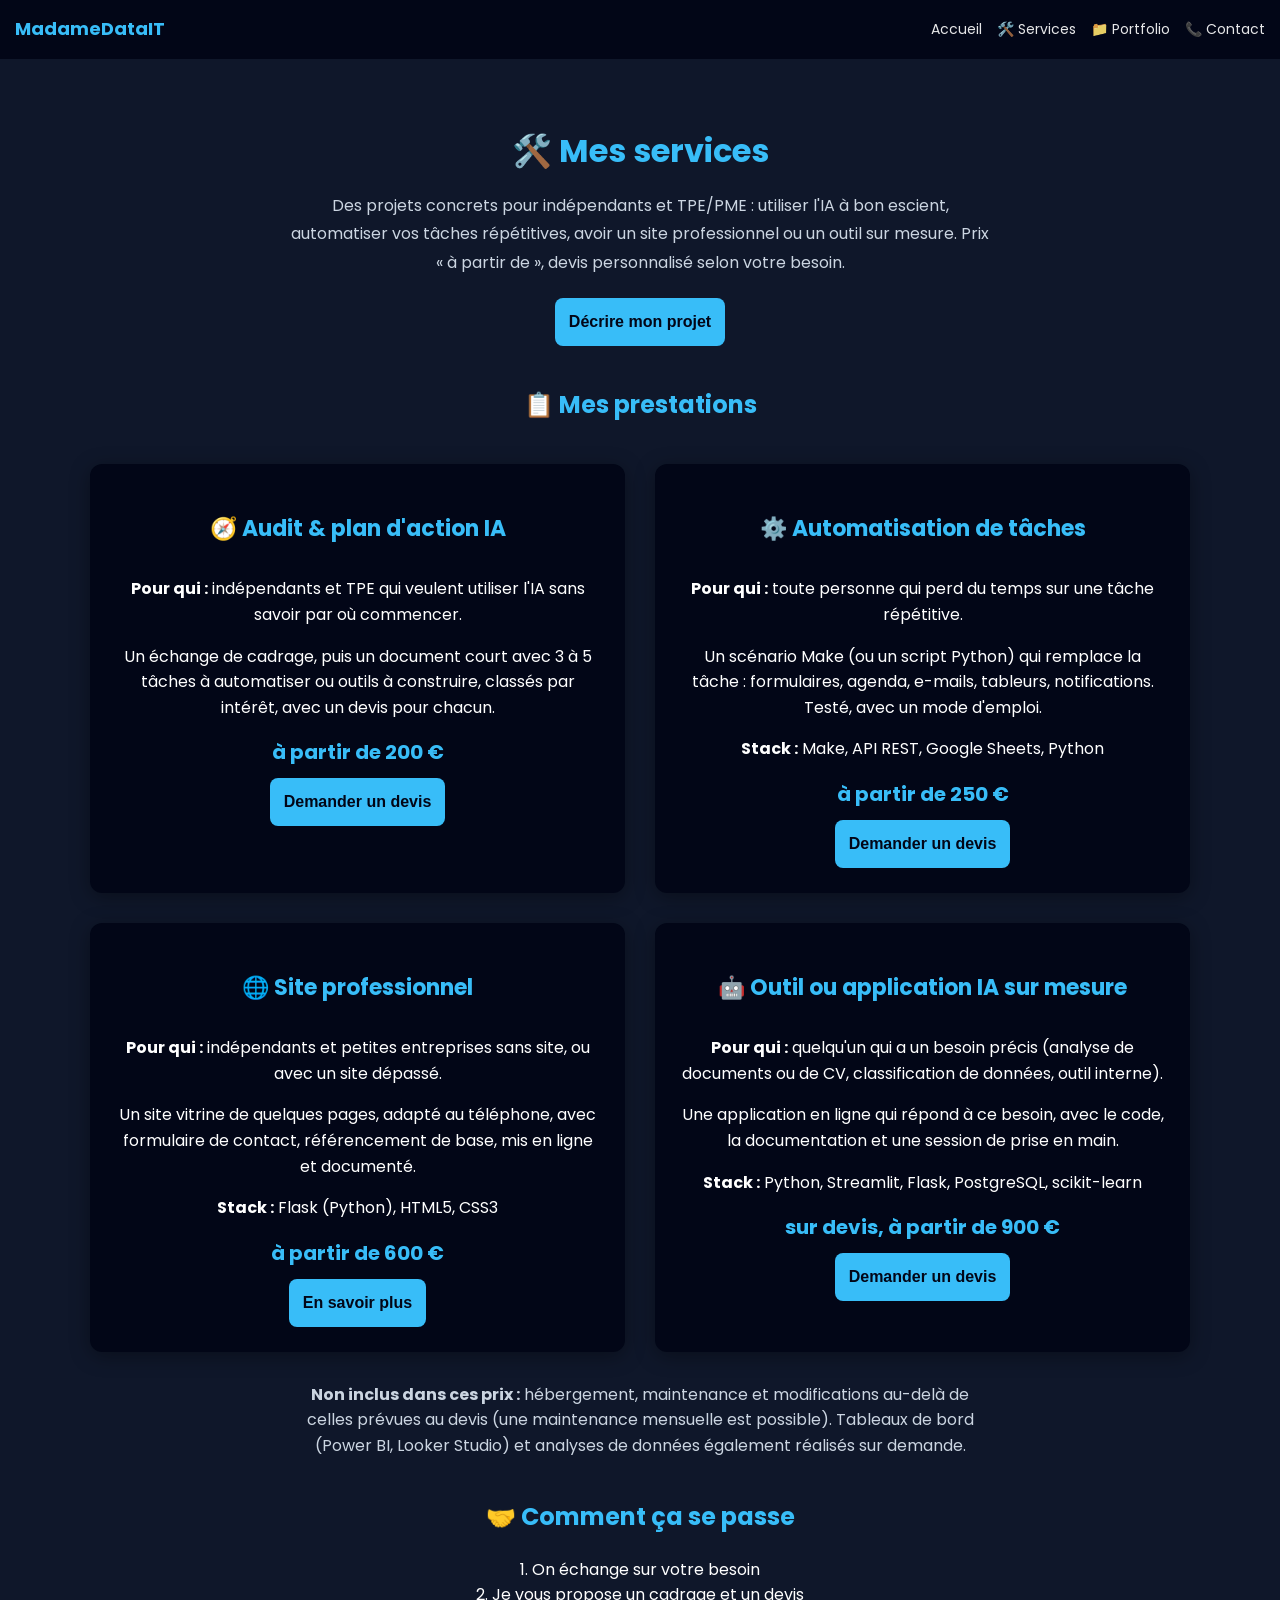
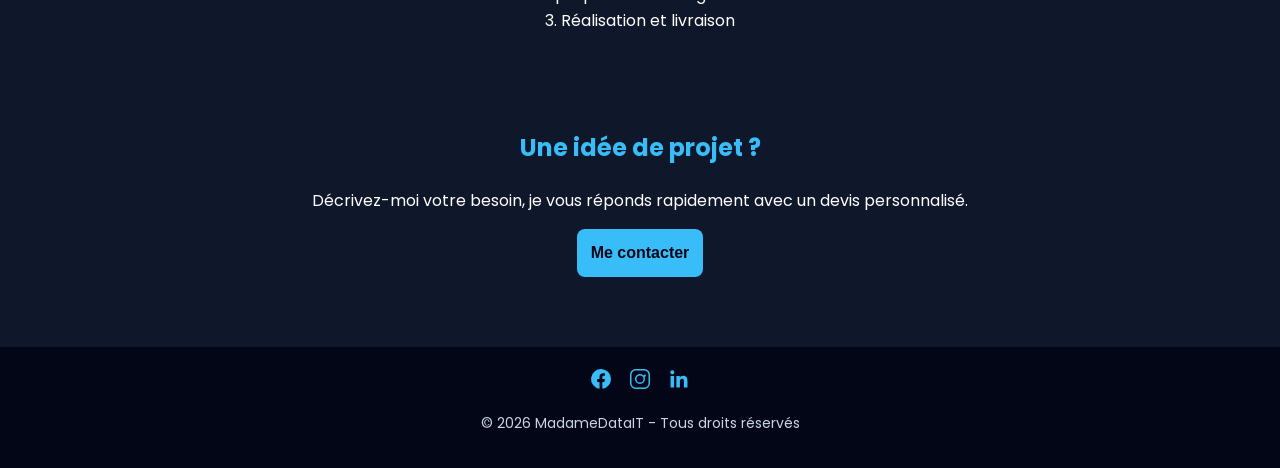
<file: services.html>
<!DOCTYPE html>
<html lang="fr">
<head>
<meta charset="UTF-8" />
<meta name="viewport" content="width=device-width, initial-scale=1" />
<meta name="theme-color" content="#020617" />
<title>Services - IA, Automatisation & Web | MadameDataIT</title>
<meta name="description" content="Services freelance : audit et plan d'action IA, automatisation de tâches (Make, API), outils et applications IA sur mesure, sites web professionnels. 100% remote." />
<link rel="icon" href="favicon.ico" />
<link rel="canonical" href="https://madamedatait.com/services" />
<link rel="stylesheet" href="style.css" />
<link rel="preload" href="./poppins-v24-latin/poppins-v24-latin-regular.woff2" as="font" type="font/woff2" crossorigin />
<link rel="preload" href="./poppins-v24-latin/poppins-v24-latin-700.woff2" as="font" type="font/woff2" crossorigin />

<!-- Open Graph -->
<meta property="og:title" content="Services - IA, Automatisation & Web | MadameDataIT" />
<meta property="og:description" content="Audit IA, automatisation, outils et applications IA sur mesure, sites web. Freelance 100% remote pour indépendants et TPE/PME." />
<meta property="og:type" content="website" />
<meta property="og:url" content="https://madamedatait.com/services" />
<meta property="og:image" content="https://madamedatait.com/og-image.jpg" />

<!-- Données structurées JSON-LD -->
<script type="application/ld+json">
{
  "@context": "https://schema.org",
  "@type": "Service",
  "serviceType": "Conseil IA, Automatisation, Applications IA sur mesure, Développement Web",
  "provider": {
    "@type": "ProfessionalService",
    "name": "MadameDataIT"
  },
  "areaServed": "France",
  "description": "Audit et plan d'action IA, automatisation de tâches (Make, API), outils et applications IA sur mesure et sites web professionnels pour indépendants et TPE/PME."
}
</script>

<!-- Google Analytics -->
<script async src="https://www.googletagmanager.com/gtag/js?id=G-DL3DERR55V"></script>
<script>
  window.dataLayer = window.dataLayer || [];
  function gtag(){dataLayer.push(arguments);}
  gtag('js', new Date());
  gtag('config', 'G-DL3DERR55V');
</script>
  <!-- Facebook Pixel Code -->
<script>
!function(f,b,e,v,n,t,s){if(f.fbq)return;n=f.fbq=function(){n.callMethod?
n.callMethod.apply(n,arguments):n.queue.push(arguments)};if(!f._fbq)f._fbq=n;
n.push=n;n.loaded=!0;n.version='2.0';n.queue=[];t=b.createElement(e);t.async=!0;
t.src=v;s=b.getElementsByTagName(e)[0];s.parentNode.insertBefore(t,s)}
(window,document,'script','https://connect.facebook.net/en_US/fbevents.js');
fbq('init', '1707260820425008');
fbq('track', 'PageView');
</script>
<noscript>
<img height="1" width="1" style="display:none"
src="https://www.facebook.com/tr?id=1707260820425008&ev=PageView&noscript=1"/>
</noscript>
<!-- End Facebook Pixel Code -->
</head>
<body>
<header>
  <h1>MadameDataIT</h1>
  <div class="menu-toggle" onclick="toggleMenu()" aria-label="Menu de navigation" role="button" tabindex="0">☰</div>
  <nav id="menu" role="navigation" aria-label="Menu principal">
    <a href="/">Accueil</a>
    <a href="/services">🛠️ Services</a>
    <a href="/portfolio">📁 Portfolio</a>
    <a href="/contact">📞 Contact</a>
  </nav>
</header>

<main>
  <section class="hero" aria-label="Présentation des services">
    <h1>🛠️ Mes services</h1>
    <p>
      Des projets concrets pour indépendants et TPE/PME : utiliser l'IA à bon escient, automatiser vos
      tâches répétitives, avoir un site professionnel ou un outil sur mesure. Prix « à partir de »,
      devis personnalisé selon votre besoin.
    </p>
    <button class="btn" onclick="location.href='/contact'">Décrire mon projet</button>
  </section>

  <section class="section" aria-label="Liste des services">
    <h2 class="section-title">📋 Mes prestations</h2>
    <div class="contact-section">

      <div class="contact-card" tabindex="0">
        <h3>🧭 Audit & plan d'action IA</h3>
        <p><strong>Pour qui :</strong> indépendants et TPE qui veulent utiliser l'IA sans savoir par où commencer.</p>
        <p>
          Un échange de cadrage, puis un document court avec 3 à 5 tâches à automatiser ou outils à
          construire, classés par intérêt, avec un devis pour chacun.
        </p>
        <p class="price">à partir de 200 €</p>
        <button class="btn" onclick="location.href='/contact'">Demander un devis</button>
      </div>

      <div class="contact-card" tabindex="0">
        <h3>⚙️ Automatisation de tâches</h3>
        <p><strong>Pour qui :</strong> toute personne qui perd du temps sur une tâche répétitive.</p>
        <p>
          Un scénario Make (ou un script Python) qui remplace la tâche : formulaires, agenda, e-mails,
          tableurs, notifications. Testé, avec un mode d'emploi.
        </p>
        <p><strong>Stack :</strong> Make, API REST, Google Sheets, Python</p>
        <p class="price">à partir de 250 €</p>
        <button class="btn" onclick="location.href='/contact'">Demander un devis</button>
      </div>

      <div class="contact-card" tabindex="0">
        <h3>🌐 Site professionnel</h3>
        <p><strong>Pour qui :</strong> indépendants et petites entreprises sans site, ou avec un site dépassé.</p>
        <p>
          Un site vitrine de quelques pages, adapté au téléphone, avec formulaire de contact,
          référencement de base, mis en ligne et documenté.
        </p>
        <p><strong>Stack :</strong> Flask (Python), HTML5, CSS3</p>
        <p class="price">à partir de 600 €</p>
        <button class="btn" onclick="location.href='/sites'">En savoir plus</button>
      </div>

      <div class="contact-card" tabindex="0">
        <h3>🤖 Outil ou application IA sur mesure</h3>
        <p><strong>Pour qui :</strong> quelqu'un qui a un besoin précis (analyse de documents ou de CV, classification de données, outil interne).</p>
        <p>
          Une application en ligne qui répond à ce besoin, avec le code, la documentation et une
          session de prise en main.
        </p>
        <p><strong>Stack :</strong> Python, Streamlit, Flask, PostgreSQL, scikit-learn</p>
        <p class="price">sur devis, à partir de 900 €</p>
        <button class="btn" onclick="location.href='/contact'">Demander un devis</button>
      </div>

    </div>
    <p style="text-align:center;color:#cbd5e1;max-width:700px;margin:10px auto 0;">
      <strong>Non inclus dans ces prix :</strong> hébergement, maintenance et modifications au-delà de celles
      prévues au devis (une maintenance mensuelle est possible). Tableaux de bord (Power BI, Looker Studio)
      et analyses de données également réalisés sur demande.
    </p>
  </section>

  <section class="section centered-section" aria-label="Comment ça se passe">
    <h2 class="section-title">🤝 Comment ça se passe</h2>
    <dl>
      <dt tabindex="0" aria-expanded="false" aria-controls="faq1" id="q1">1. On échange sur votre besoin</dt>
      <dd id="faq1" hidden>Vous m'expliquez votre problème ou votre objectif via le formulaire de contact. On clarifie ensemble ce qui est attendu.</dd>

      <dt tabindex="0" aria-expanded="false" aria-controls="faq2" id="q2">2. Je vous propose un cadrage et un devis</dt>
      <dd id="faq2" hidden>Je vous propose un périmètre clair (livrables, délai, prix) avant de démarrer. Pas de mauvaise surprise.</dd>

      <dt tabindex="0" aria-expanded="false" aria-controls="faq3" id="q3">3. Réalisation et livraison</dt>
      <dd id="faq3" hidden>Je réalise la mission et vous livre le résultat (automatisation, site web, application ou plan d'action), avec le code et la documentation nécessaires pour que vous soyez autonome ensuite.</dd>
    </dl>
  </section>

  <section class="section centered-section" aria-label="Appel à l'action">
    <h2 class="section-title">Une idée de projet ?</h2>
    <p>Décrivez-moi votre besoin, je vous réponds rapidement avec un devis personnalisé.</p>
    <button class="btn" onclick="location.href='/contact'">Me contacter</button>
  </section>
</main>

<footer>
  <div class="social-buttons" aria-label="Liens vers réseaux sociaux">
    <a href="https://www.facebook.com/madamedatait" target="_blank" rel="noopener" aria-label="Facebook" title="Facebook">
      <svg xmlns="http://www.w3.org/2000/svg" width="24" height="24" fill="#38bdf8" viewBox="0 0 24 24" aria-hidden="true">
        <path d="M22 12a10 10 0 1 0-11.5 9.87v-6.99h-2.3v-2.88h2.3v-2.2c0-2.28 1.36-3.54 3.44-3.54.99 0 2.02.18 2.02.18v2.22h-1.14c-1.12 0-1.47.7-1.47 1.42v1.92h2.5l-.4 2.88h-2.1v6.99A10 10 0 0 0 22 12z"/>
      </svg>
    </a>
    <a href="https://www.instagram.com/madamedatait" target="_blank" rel="noopener" aria-label="Instagram" title="Instagram">
      <svg xmlns="http://www.w3.org/2000/svg" width="24" height="24" fill="#38bdf8" viewBox="0 0 24 24" aria-hidden="true">
        <path d="M7.75 2h8.5A5.75 5.75 0 0 1 22 7.75v8.5A5.75 5.75 0 0 1 16.25 22h-8.5A5.75 5.75 0 0 1 2 16.25v-8.5A5.75 5.75 0 0 1 7.75 2zm0 1.5A4.25 4.25 0 0 0 3.5 7.75v8.5A4.25 4.25 0 0 0 7.75 20.5h8.5a4.25 4.25 0 0 0 4.25-4.25v-8.5A4.25 4.25 0 0 0 16.25 3.5h-8.5zM12 7a5 5 0 1 1 0 10 5 5 0 0 1 0-10zm0 1.5a3.5 3.5 0 1 0 0 7 3.5 3.5 0 0 0 0-7zm4.75-.88a1.12 1.12 0 1 1 0 2.25 1.12 1.12 0 0 1 0-2.25z"/>
      </svg>
    </a>
    <a href="https://www.linkedin.com/in/lavinia-bulgarean-haiduc" target="_blank" rel="noopener" aria-label="LinkedIn" title="LinkedIn">
      <svg xmlns="http://www.w3.org/2000/svg" width="24" height="24" fill="#38bdf8" viewBox="0 0 24 24" aria-hidden="true">
        <path d="M20.45 20.45h-3.55v-5.57c0-1.33-.02-3.03-1.85-3.03-1.85 0-2.13 1.45-2.13 2.94v5.66H9.37V9h3.41v1.56h.05c.48-.9 1.64-1.85 3.38-1.85 3.6 0 4.27 2.37 4.27 5.46v6.28zM5.34 7.43a2.06 2.06 0 1 1 0-4.12 2.06 2.06 0 0 1 0 4.12zM7.12 20.45H3.56V9h3.56v11.45z"/>
      </svg>
    </a>
  </div>
  <p>© 2026 MadameDataIT - Tous droits réservés</p>
</footer>

<script>
  function toggleMenu() {
    document.getElementById('menu').classList.toggle('active');
  }
  document.querySelector('.menu-toggle').addEventListener('keydown', function (e) {
    if(e.key === 'Enter' || e.key === ' ') {
      e.preventDefault();
      toggleMenu();
    }
  });

  // FAQ toggle behavior
  document.querySelectorAll('dt').forEach(dt => {
    dt.addEventListener('click', () => {
      const expanded = dt.getAttribute('aria-expanded') === 'true';
      dt.setAttribute('aria-expanded', String(!expanded));
      const dd = document.getElementById(dt.getAttribute('aria-controls'));
      if(dd) {
        if(expanded) {
          dd.hidden = true;
        } else {
          dd.hidden = false;
        }
      }
    });
    dt.addEventListener('keydown', (e) => {
      if(e.key === 'Enter' || e.key === ' ') {
        e.preventDefault();
        dt.click();
      }
    });
  });
</script>
</body>
</html>
</file>
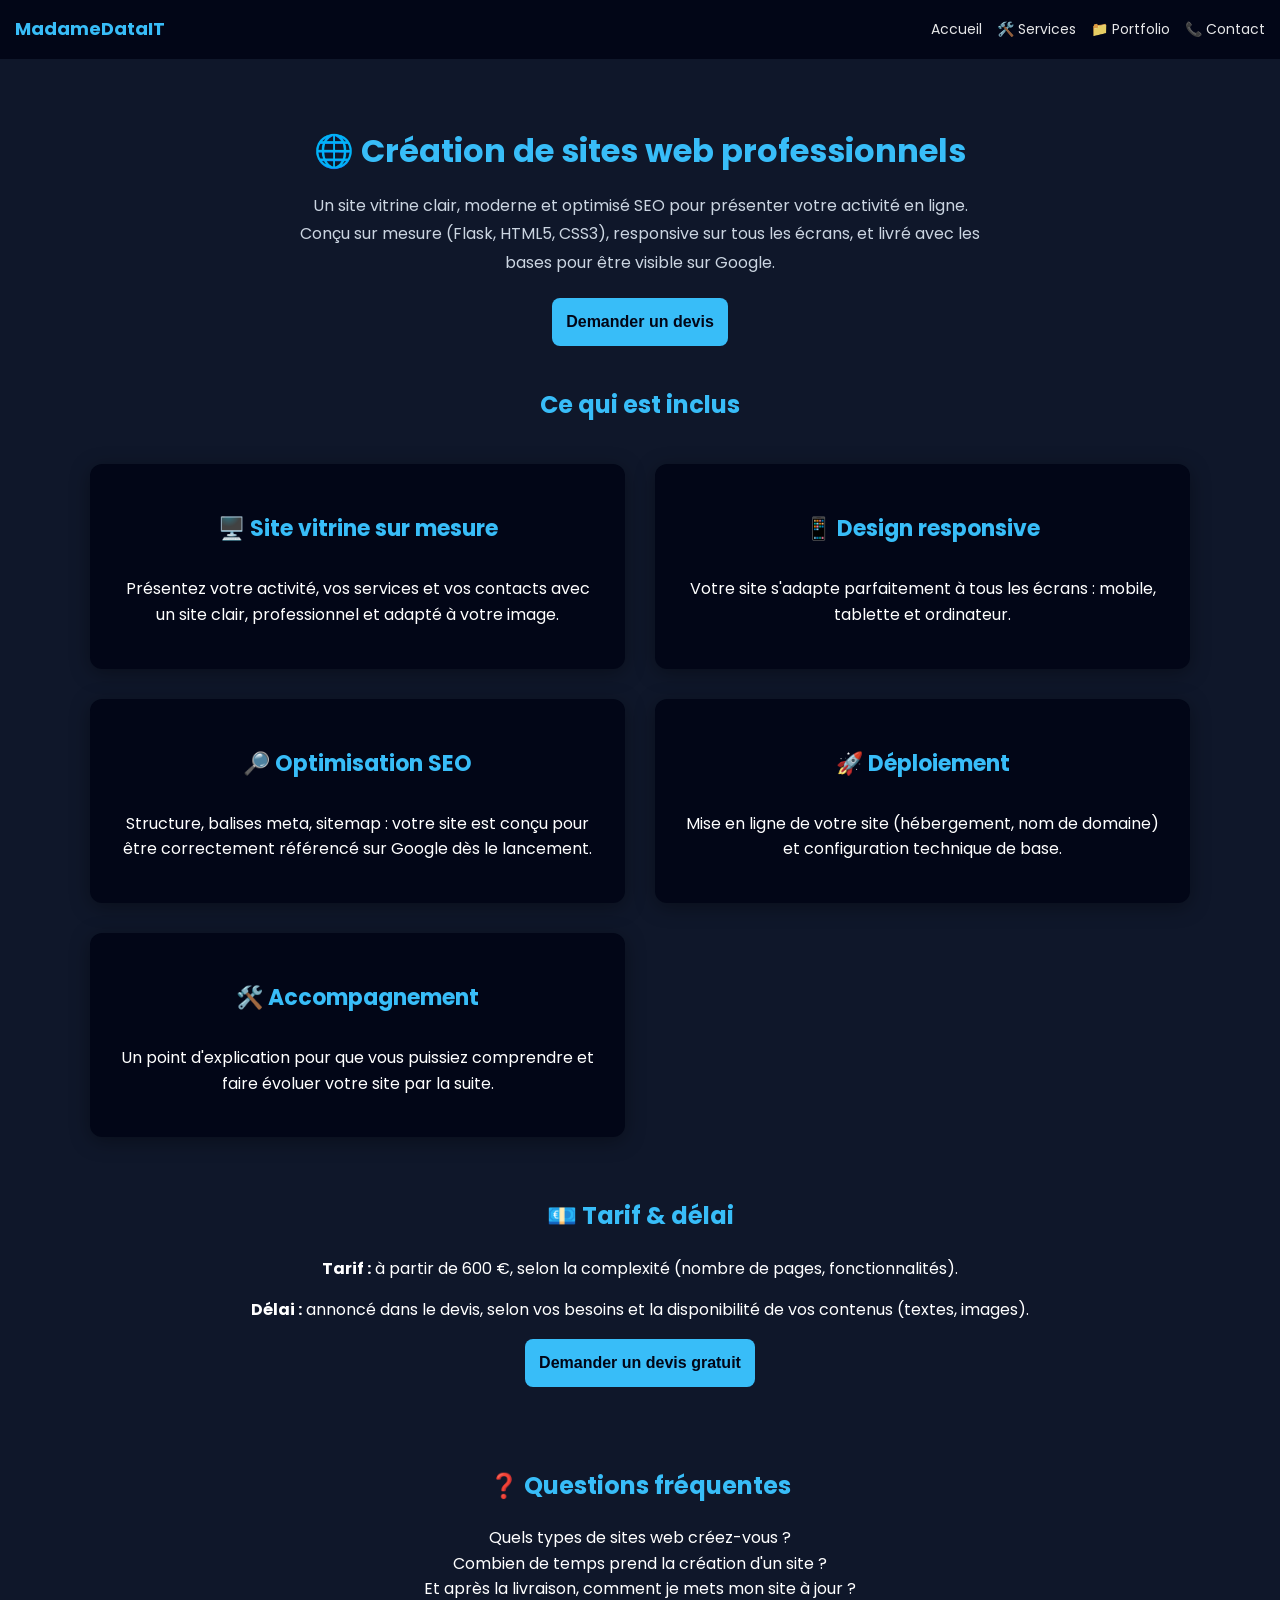
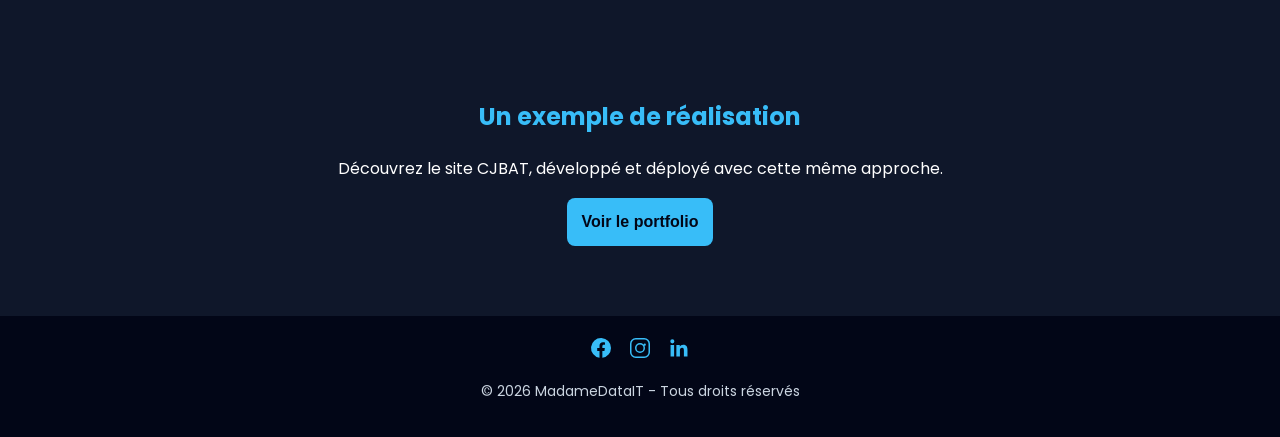
<file: sites.html>
<!DOCTYPE html>
<html lang="fr">
<head>
<meta charset="UTF-8" />
<meta name="viewport" content="width=device-width, initial-scale=1.0" />
<meta name="theme-color" content="#020617" />
<title>Création de sites web professionnels | MadameDataIT</title>
<meta name="description" content="Création de sites web vitrine pour freelances et TPE/PME : design responsive, optimisation SEO, déploiement et accompagnement. Stack Flask, HTML5, CSS3." />
<link rel="icon" href="favicon.ico" />
<link rel="canonical" href="https://madamedatait.com/sites" />
<link rel="stylesheet" href="style.css" />
<link rel="preload" href="./poppins-v24-latin/poppins-v24-latin-regular.woff2" as="font" type="font/woff2" crossorigin />
<link rel="preload" href="./poppins-v24-latin/poppins-v24-latin-700.woff2" as="font" type="font/woff2" crossorigin />

<!-- Open Graph -->
<meta property="og:title" content="Création de sites web professionnels | MadameDataIT" />
<meta property="og:description" content="Sites vitrine pour freelances et TPE/PME, design responsive et SEO optimisé. Stack Flask, HTML5, CSS3." />
<meta property="og:type" content="website" />
<meta property="og:url" content="https://madamedatait.com/sites" />
<meta property="og:image" content="https://madamedatait.com/og-image-sites.jpg" />

<!-- Données structurées JSON-LD -->
<script type="application/ld+json">
{
  "@context": "https://schema.org",
  "@type": "Service",
  "serviceType": "Création de sites web",
  "provider": {
    "@type": "ProfessionalService",
    "name": "MadameDataIT"
  },
  "areaServed": "France",
  "description": "Sites vitrine professionnels pour freelances et TPE/PME : design responsive, SEO optimisé, stack Flask / HTML5 / CSS3."
}
</script>

<!-- Google Analytics -->
<script async src="https://www.googletagmanager.com/gtag/js?id=G-DL3DERR55V"></script>
<script>
  window.dataLayer = window.dataLayer || [];
  function gtag(){dataLayer.push(arguments);}
  gtag('js', new Date());
  gtag('config', 'G-DL3DERR55V');
</script>
  <!-- Facebook Pixel Code -->
<script>
!function(f,b,e,v,n,t,s){if(f.fbq)return;n=f.fbq=function(){n.callMethod?
n.callMethod.apply(n,arguments):n.queue.push(arguments)};if(!f._fbq)f._fbq=n;
n.push=n;n.loaded=!0;n.version='2.0';n.queue=[];t=b.createElement(e);t.async=!0;
t.src=v;s=b.getElementsByTagName(e)[0];s.parentNode.insertBefore(t,s)}
(window,document,'script','https://connect.facebook.net/en_US/fbevents.js');
fbq('init', '1707260820425008');
fbq('track', 'PageView');
</script>
<noscript>
<img height="1" width="1" style="display:none"
src="https://www.facebook.com/tr?id=1707260820425008&ev=PageView&noscript=1"/>
</noscript>
<!-- End Facebook Pixel Code -->
</head>
<body>
<header>
  <h1>MadameDataIT</h1>
  <div class="menu-toggle" onclick="toggleMenu()" aria-label="Menu de navigation" role="button" tabindex="0">☰</div>
  <nav id="menu" role="navigation" aria-label="Menu principal">
    <a href="/">Accueil</a>
    <a href="/services">🛠️ Services</a>
    <a href="/portfolio">📁 Portfolio</a>
    <a href="/contact">📞 Contact</a>
  </nav>
</header>

<main>
  <section class="hero" aria-label="Présentation création de sites web">
    <h1>🌐 Création de sites web professionnels</h1>
    <p>
      Un site vitrine clair, moderne et optimisé SEO pour présenter votre activité en ligne. Conçu sur
      mesure (Flask, HTML5, CSS3), responsive sur tous les écrans, et livré avec les bases pour être
      visible sur Google.
    </p>
    <button class="btn" onclick="location.href='/contact'">Demander un devis</button>
  </section>

  <section class="section" aria-label="Ce qui est inclus">
    <h2 class="section-title">Ce qui est inclus</h2>
    <div class="contact-section">
      <div class="contact-card" tabindex="0">
        <h3>🖥️ Site vitrine sur mesure</h3>
        <p>Présentez votre activité, vos services et vos contacts avec un site clair, professionnel et adapté à votre image.</p>
      </div>
      <div class="contact-card" tabindex="0">
        <h3>📱 Design responsive</h3>
        <p>Votre site s'adapte parfaitement à tous les écrans : mobile, tablette et ordinateur.</p>
      </div>
      <div class="contact-card" tabindex="0">
        <h3>🔎 Optimisation SEO</h3>
        <p>Structure, balises meta, sitemap : votre site est conçu pour être correctement référencé sur Google dès le lancement.</p>
      </div>
      <div class="contact-card" tabindex="0">
        <h3>🚀 Déploiement</h3>
        <p>Mise en ligne de votre site (hébergement, nom de domaine) et configuration technique de base.</p>
      </div>
      <div class="contact-card" tabindex="0">
        <h3>🛠️ Accompagnement</h3>
        <p>Un point d'explication pour que vous puissiez comprendre et faire évoluer votre site par la suite.</p>
      </div>
    </div>
  </section>

  <section class="section centered-section" aria-label="Tarif et délai">
    <h2 class="section-title">💶 Tarif & délai</h2>
    <p><strong>Tarif :</strong> à partir de 600 €, selon la complexité (nombre de pages, fonctionnalités).</p>
    <p><strong>Délai :</strong> annoncé dans le devis, selon vos besoins et la disponibilité de vos contenus (textes, images).</p>
    <button class="btn" onclick="location.href='/contact'">Demander un devis gratuit</button>
  </section>

  <section class="section centered-section" aria-label="Foire aux questions">
    <h2 class="section-title">❓ Questions fréquentes</h2>
    <dl>
      <dt tabindex="0" aria-expanded="false" aria-controls="faq1" id="q1">Quels types de sites web créez-vous ?</dt>
      <dd id="faq1" hidden>Principalement des sites vitrine pour freelances et TPE/PME : présentation d'activité, services, portfolio, contact. Stack technique : Flask, HTML5, CSS3.</dd>

      <dt tabindex="0" aria-expanded="false" aria-controls="faq2" id="q2">Combien de temps prend la création d'un site ?</dt>
      <dd id="faq2" hidden>Le délai est annoncé dans le devis, selon la complexité du projet et la disponibilité de vos contenus.</dd>

      <dt tabindex="0" aria-expanded="false" aria-controls="faq3" id="q3">Et après la livraison, comment je mets mon site à jour ?</dt>
      <dd id="faq3" hidden>Je vous explique la structure du site lors de la livraison. Pour des mises à jour plus importantes, on peut convenir d'un accompagnement ponctuel.</dd>
    </dl>
  </section>

  <section class="section centered-section" aria-label="Exemple de réalisation">
    <h2 class="section-title">Un exemple de réalisation</h2>
    <p>Découvrez le site CJBAT, développé et déployé avec cette même approche.</p>
    <button class="btn" onclick="location.href='/portfolio'">Voir le portfolio</button>
  </section>
</main>

<footer>
  <div class="social-buttons" aria-label="Liens vers réseaux sociaux">
    <a href="https://www.facebook.com/madamedatait" target="_blank" rel="noopener" aria-label="Facebook" title="Facebook">
      <svg xmlns="http://www.w3.org/2000/svg" width="24" height="24" fill="#38bdf8" viewBox="0 0 24 24" aria-hidden="true">
        <path d="M22 12a10 10 0 1 0-11.5 9.87v-6.99h-2.3v-2.88h2.3v-2.2c0-2.28 1.36-3.54 3.44-3.54.99 0 2.02.18 2.02.18v2.22h-1.14c-1.12 0-1.47.7-1.47 1.42v1.92h2.5l-.4 2.88h-2.1v6.99A10 10 0 0 0 22 12z"/>
      </svg>
    </a>
    <a href="https://www.instagram.com/madamedatait" target="_blank" rel="noopener" aria-label="Instagram" title="Instagram">
      <svg xmlns="http://www.w3.org/2000/svg" width="24" height="24" fill="#38bdf8" viewBox="0 0 24 24" aria-hidden="true">
        <path d="M7.75 2h8.5A5.75 5.75 0 0 1 22 7.75v8.5A5.75 5.75 0 0 1 16.25 22h-8.5A5.75 5.75 0 0 1 2 16.25v-8.5A5.75 5.75 0 0 1 7.75 2zm0 1.5A4.25 4.25 0 0 0 3.5 7.75v8.5A4.25 4.25 0 0 0 7.75 20.5h8.5a4.25 4.25 0 0 0 4.25-4.25v-8.5A4.25 4.25 0 0 0 16.25 3.5h-8.5zM12 7a5 5 0 1 1 0 10 5 5 0 0 1 0-10zm0 1.5a3.5 3.5 0 1 0 0 7 3.5 3.5 0 0 0 0-7zm4.75-.88a1.12 1.12 0 1 1 0 2.25 1.12 1.12 0 0 1 0-2.25z"/>
      </svg>
    </a>
    <a href="https://www.linkedin.com/in/lavinia-bulgarean-haiduc" target="_blank" rel="noopener" aria-label="LinkedIn" title="LinkedIn">
      <svg xmlns="http://www.w3.org/2000/svg" width="24" height="24" fill="#38bdf8" viewBox="0 0 24 24" aria-hidden="true">
        <path d="M20.45 20.45h-3.55v-5.57c0-1.33-.02-3.03-1.85-3.03-1.85 0-2.13 1.45-2.13 2.94v5.66H9.37V9h3.41v1.56h.05c.48-.9 1.64-1.85 3.38-1.85 3.6 0 4.27 2.37 4.27 5.46v6.28zM5.34 7.43a2.06 2.06 0 1 1 0-4.12 2.06 2.06 0 0 1 0 4.12zM7.12 20.45H3.56V9h3.56v11.45z"/>
      </svg>
    </a>
  </div>
  <p>© 2026 MadameDataIT - Tous droits réservés</p>
</footer>

<script>
  function toggleMenu() {
    document.getElementById('menu').classList.toggle('active');
  }
  document.querySelector('.menu-toggle').addEventListener('keydown', function (e) {
    if(e.key === 'Enter' || e.key === ' ') {
      e.preventDefault();
      toggleMenu();
    }
  });

  // FAQ toggle behavior
  document.querySelectorAll('dt').forEach(dt => {
    dt.addEventListener('click', () => {
      const expanded = dt.getAttribute('aria-expanded') === 'true';
      dt.setAttribute('aria-expanded', String(!expanded));
      const dd = document.getElementById(dt.getAttribute('aria-controls'));
      if(dd) {
        if(expanded) {
          dd.hidden = true;
        } else {
          dd.hidden = false;
        }
      }
    });
    dt.addEventListener('keydown', (e) => {
      if(e.key === 'Enter' || e.key === ' ') {
        e.preventDefault();
        dt.click();
      }
    });
  });
</script>
</body>
</html>
</file>
<file: style.css>
/* ===================================
   FONTS
=================================== */

@font-face {
  font-family: 'Poppins';
  font-style: normal;
  font-weight: 300;
  font-display: swap;
  src: url('./poppins-v24-latin/poppins-v24-latin-300.woff2') format('woff2');
}

@font-face {
  font-family: 'Poppins';
  font-style: normal;
  font-weight: 400;
  font-display: swap;
  src: url('./poppins-v24-latin/poppins-v24-latin-regular.woff2') format('woff2');
}

@font-face {
  font-family: 'Poppins';
  font-style: normal;
  font-weight: 500;
  font-display: swap;
  src: url('./poppins-v24-latin/poppins-v24-latin-500.woff2') format('woff2');
}

@font-face {
  font-family: 'Poppins';
  font-style: normal;
  font-weight: 700;
  font-display: swap;
  src: url('./poppins-v24-latin/poppins-v24-latin-700.woff2') format('woff2');
}

/* ===================================
   GLOBAL
=================================== */

body{
  margin:0;
  font-family:'Poppins',sans-serif;
  background:#0f172a;
  color:white;
  line-height:1.6;
}

/* ===================================
   HEADER
=================================== */

header{
  display:flex;
  justify-content:space-between;
  align-items:center;
  padding:15px;
  background:#020617;
  position:sticky;
  top:0;
  z-index:1000;
}

header h1{
  margin:0;
  color:#38bdf8;
  font-size:18px;
}

/* ===================================
   MENU BURGER
=================================== */

.menu-toggle{
  display:none;
  font-size:22px;
  cursor:pointer;
  color:white;
}

/* ===================================
   NAVIGATION
=================================== */

nav{
  display:flex;
  gap:15px;
}

nav a{
  color:white;
  text-decoration:none;
  font-size:14px;
  opacity:.9;
  transition:color .3s ease;
}

nav a:hover{
  color:#38bdf8;
}

/* ===================================
   HERO
=================================== */

.hero{
  text-align:center;
  padding:40px 20px 20px;
}

.hero h1 {
  font-size: 32px;
  color: #38bdf8;
  margin-bottom: 15px;
}

.hero h2{
  font-size:32px;
  color:#38bdf8;
  margin-bottom:15px;
}

.hero p{
  font-size:16px;
  color:#cbd5e1;
  max-width:700px;
  margin:0 auto 20px;
  line-height:1.8;
}

/* ===================================
   SECTION TITLES
=================================== */

.section-title {
  color: #38bdf8;
  font-weight: 700;
  margin-bottom: 20px;
  text-align: center;
}

/* ===================================
   CENTERED SECTION
=================================== */

.centered-section {
  text-align: center;
  max-width: 1100px;
  margin-left: auto;
  margin-right: auto;
  padding: 20px 15px 40px;
}

/* ===================================
   CONTACT SECTION
=================================== */

.contact-section{
  max-width:1100px;
  margin:auto;
  padding:20px;
  display:grid;
  grid-template-columns:1fr 1fr;
  gap:30px;
}

.contact-card{
  background:#020617;
  padding:25px;
  border-radius:12px;
  box-shadow:0 4px 20px rgba(0,0,0,.35);
  text-align: center;
}

.contact-card h3{
  margin-bottom:30px;
  color:#38bdf8;
  font-size:22px;
}

/* Tag pour catégoriser les produits */
.tag {
  display: inline-block;
  background-color: #0ea5e9;
  color: white;
  font-weight: 700;
  font-size: 12px;
  padding: 4px 10px;
  border-radius: 20px;
  margin-bottom: 15px;
  user-select: none;
}

/* Style pour le prix */
.price {
  color: #38bdf8;
  font-weight: 700;
  font-size: 20px;
  margin: 10px 0;
}

/* ===================================
   IMAGE MAP
=================================== */

.map-container{
  margin-top:20px;
  border-radius:12px;
  overflow:hidden;
}

.map-container img{
  width:100%;
  height:auto;
  display:block;
  border-radius:12px;
  object-fit:cover;
}

/* ===================================
   FORMULAIRE
=================================== */

form{
  display:flex;
  flex-direction:column;
  gap:15px;
}

input,
textarea{
  width:100%;
  padding:14px;
  border:none;
  border-radius:8px;
  background:#0f172a;
  color:white;
  font-family:'Poppins',sans-serif;
  box-sizing:border-box;
  font-size:15px;
}

input::placeholder,
textarea::placeholder{
  color:#94a3b8;
}

input:focus,
textarea:focus{
  outline:2px solid #38bdf8;
}

textarea{
  min-height:140px;
  resize:vertical;
}

/* ===================================
   PROTECTION ANTI-SPAM
=================================== */

.honeypot{
  position:absolute;
  left:-9999px;
  width:1px;
  height:1px;
  opacity:0;
  pointer-events:none;
}

/* ===================================
   BUTTON
=================================== */

.btn{
  background:#38bdf8;
  color:#020617;
  border:none;
  padding:14px;
  border-radius:8px;
  font-weight:700;
  font-size:16px;
  cursor:pointer;
  transition:0.3s;
  min-height:48px;
  text-decoration: none;
}

.btn:hover{
  background:#0ea5e9;
  color:white;
}

.btn:focus{
  outline:3px solid white;
  outline-offset:3px;
}

/* ===================================
   FOOTER
=================================== */

footer{
  text-align:center;
  padding:20px;
  background:#020617;
  margin-top:30px;
  color:#cbd5e1;
  font-size:14px;
}

/* ===================================
   SOCIAL
=================================== */

.social-buttons{
  display:flex;
  justify-content:center;
  gap:15px;
  margin-bottom:10px;
}

.social-buttons a{
  color:#38bdf8;
  transition:.3s;
}

.social-buttons a:hover{
  color:#0ea5e9;
}

/* ===================================
   RESPONSIVE
=================================== */

@media(max-width:700px){

  .menu-toggle{
    display:block;
  }

  nav{
    position:absolute;
    top:60px;
    right:0;
    background:#020617;
    flex-direction:column;
    width:220px;
    padding:15px;
    display:none;
  }

  nav.active{
    display:flex;
  }

  nav a{
    padding:10px 0;
    font-size:16px;
  }

  .contact-section{
    grid-template-columns:1fr;
  }

  .hero h2{
    font-size:28px;
  }
}


/* ===== Page portfolio : cartes alignées ===== */
.portfolio-grid .contact-card{
  display:flex;
  flex-direction:column;
  align-items:stretch;
  text-align:left;
  padding:22px;
}
.portfolio-grid .contact-card h3{
  margin-bottom:14px;
  font-size:20px;
  line-height:1.3;
  min-height:2.6em;
}
.portfolio-grid .contact-card.featured h3{ min-height:0; font-size:24px; }
.portfolio-grid .contact-card p{ font-size:15px; line-height:1.55; margin-bottom:10px; }
/* visuel : même format pour toutes les cartes */
.portfolio-grid .contact-card > img,
.portfolio-grid .contact-card > div[style*="padding-top"],
.portfolio-grid .media-banner{
  order:-1;
  width:100%;
  aspect-ratio:16/10;
  margin:0 0 16px 0 !important;
  border-radius:10px !important;
}
.portfolio-grid .contact-card > h3{ order:-2; }
.portfolio-grid .contact-card > div[style*="padding-top"]{ padding-top:0 !important; height:auto; }
.portfolio-grid .contact-card > img{ object-fit:cover; object-position:top; height:auto; }
.portfolio-grid .media-banner{
  display:flex; flex-direction:column; align-items:center; justify-content:center; gap:8px;
  background:linear-gradient(135deg,#0f172a 0%,#1e3a5f 100%);
  border:1px solid rgba(56,189,248,.25);
}
.portfolio-grid .media-icon{ font-size:44px; }
.portfolio-grid .media-label{ color:#7dd3fc; font-size:14px; letter-spacing:.04em; }
/* boutons toujours en bas, côte à côte */
.portfolio-grid .contact-card .btn:first-of-type{ margin-top:auto; }
.portfolio-grid .contact-card .btn{ align-self:flex-start; margin-right:10px; }
/* grandes cartes : visuel à gauche, texte à droite */
.portfolio-grid .contact-card.featured{
  grid-column:1 / -1;
  display:grid;
  grid-template-columns:minmax(0,1.1fr) minmax(0,1fr);
  column-gap:34px;
  align-items:center;
  padding:28px;
}
.portfolio-grid .contact-card.featured > *{ grid-column:2; }
.portfolio-grid .contact-card.featured > h3{ order:0; }
.portfolio-grid .contact-card.featured > div[style*="padding-top"],
.portfolio-grid .contact-card.featured > img{
  grid-column:1; grid-row:1 / span 12; order:0; margin:0 !important; aspect-ratio:16/9;
}
.portfolio-grid .contact-card.featured .btn{ margin-top:10px; }
@media(max-width:800px){
  .portfolio-grid .contact-card.featured{ display:flex; }
  .portfolio-grid .contact-card.featured > *{ grid-column:auto; grid-row:auto; }
  .portfolio-grid .contact-card.featured > h3{ order:-2; }
  .portfolio-grid .contact-card.featured > div[style*="padding-top"]{ order:-1; margin:0 0 16px 0 !important; }
}

/* ===== Texte court des cartes ===== */
.portfolio-grid .hook{ font-size:17px; font-weight:600; color:#f8fafc; line-height:1.4; margin-bottom:6px; }
.portfolio-grid .detail{ font-size:14.5px; color:#cbd5e1; margin-bottom:12px; }
.stack-tags{ display:flex; flex-wrap:wrap; gap:6px; margin-bottom:14px; }
.stack-tags span{ background:rgba(56,189,248,.12); color:#7dd3fc; border:1px solid rgba(56,189,248,.3); border-radius:999px; padding:3px 11px; font-size:12.5px; }
.portfolio-grid .note{ font-size:12.5px; opacity:.75; margin:0 0 12px; }
.portfolio-grid .note a{ color:#38bdf8; }
</file>
